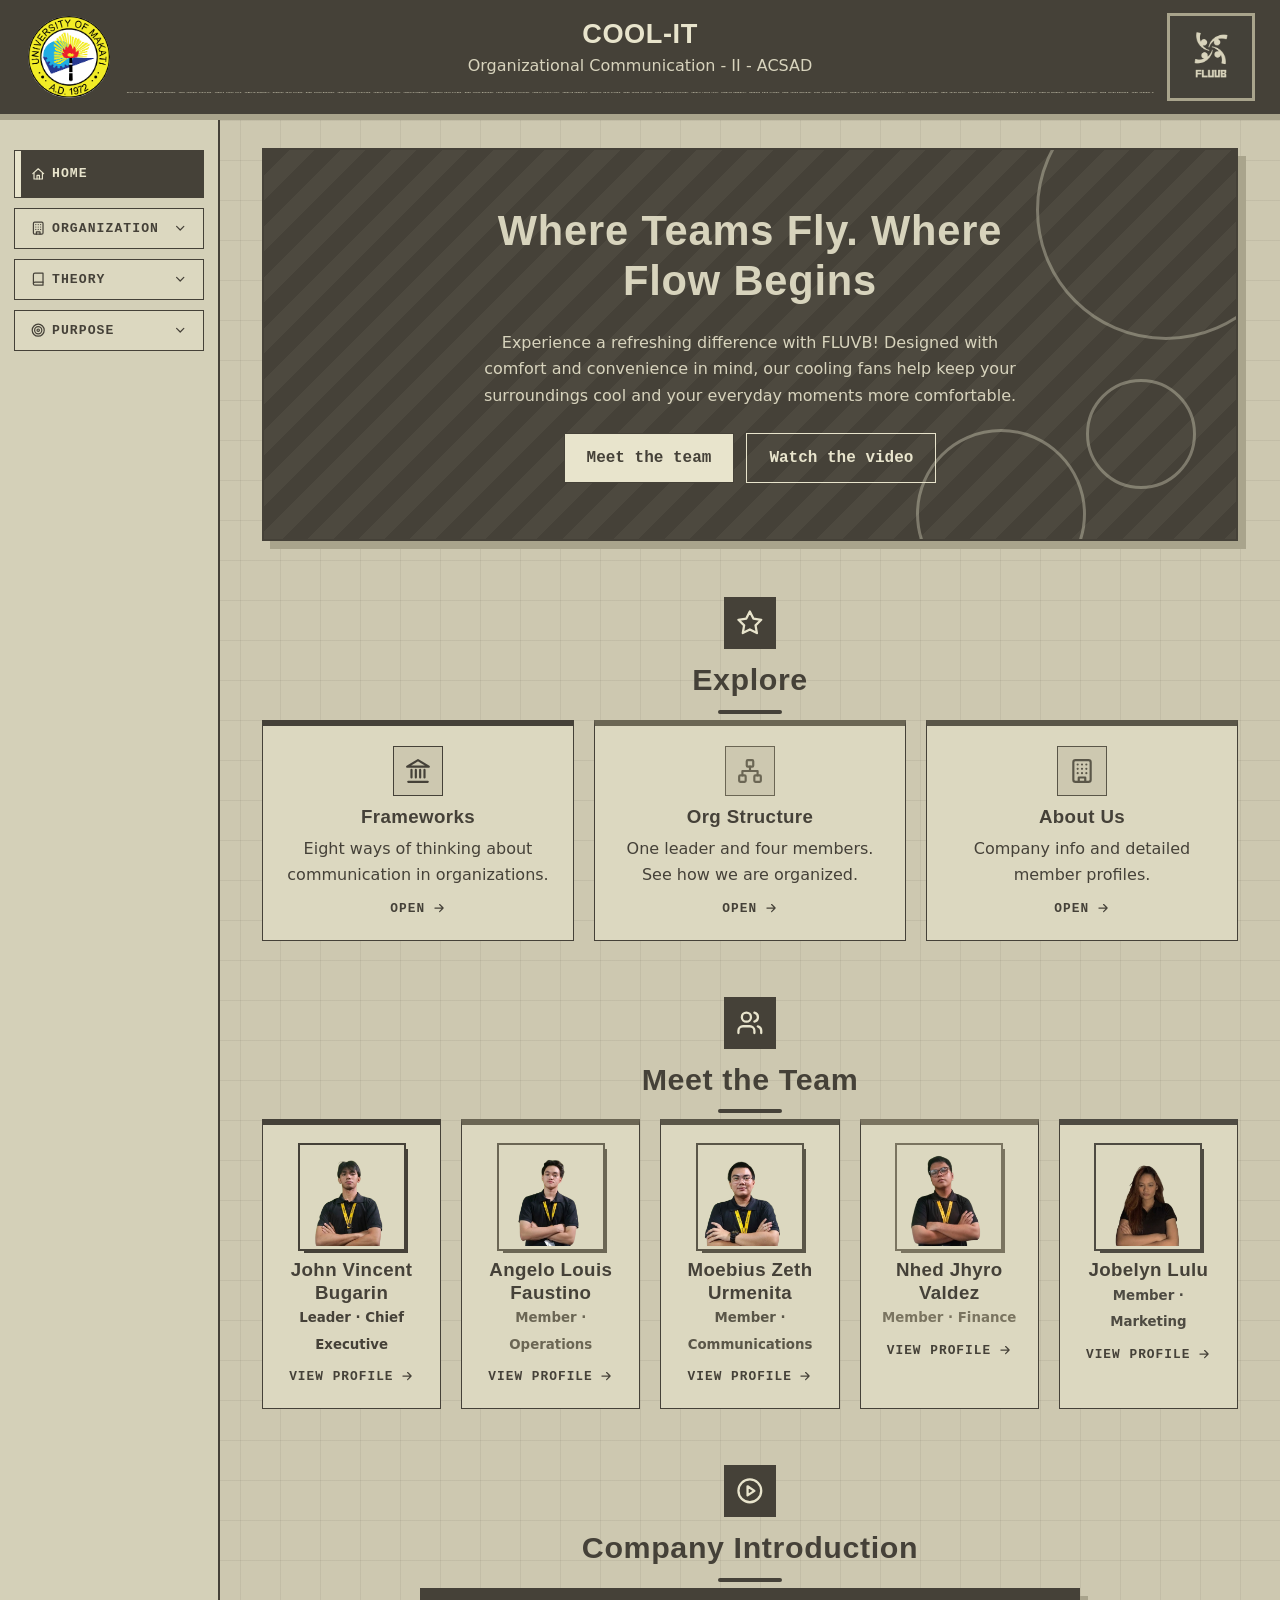
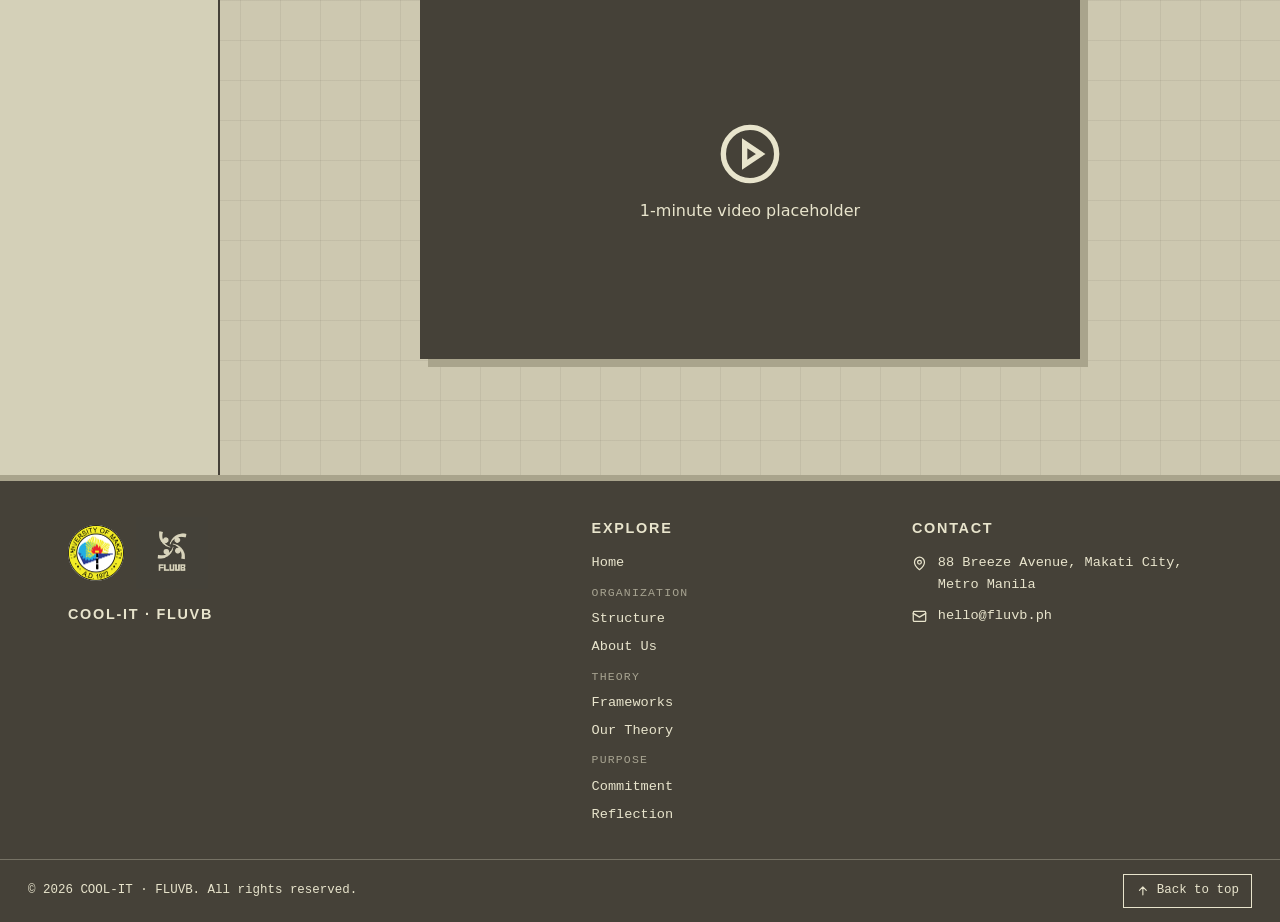
<file: Components/index.html>
<!doctype html>
<html lang="en">
  <head>
    <meta charset="UTF-8" />
    <meta name="viewport" content="width=device-width, initial-scale=1" />
    <title>Home | Business Organization Name</title>
    <link rel="stylesheet" href="../style.css" />
  </head>
  <body>
    <div id="bar"></div>
    <header class="top" id="site-header"></header>
    <div class="layout">
      <main>
        <div class="hero">
          <div class="blob b1"></div>
          <div class="blob b2"></div>
          <div class="blob b3"></div>
          <div class="hero-in">
            <p class="big">Where Teams Fly. Where Flow Begins</p>
            <p>
              Experience a refreshing difference with FLUVB! Designed with comfort and convenience in mind, our cooling fans help keep your surroundings cool and your everyday moments more comfortable.
            </p>
            <div class="cta">
              <a class="btn gold" href="#team">Meet the team</a
              ><a class="btn ghost" href="#video">Watch the video</a>
            </div>
          </div>
        </div>
        <section>
          <h2 data-ic="star">Explore</h2>
          <div class="grid">
            <a class="card rv tile" href="frameworks.html"
              ><span class="badge" data-ic="landmark"></span>
              <h3>Frameworks</h3>
              <p>
                Eight ways of thinking about communication in organizations.
              </p>
              <span class="more" data-ic2="arrow">Open</span></a
            >
            <a class="card rv tile" href="structure.html"
              ><span class="badge" data-ic="network"></span>
              <h3>Org Structure</h3>
              <p>One leader and four members. See how we are organized.</p>
              <span class="more" data-ic2="arrow">Open</span></a
            >
            <a class="card rv tile" href="about.html"
              ><span class="badge" data-ic="building"></span>
              <h3>About Us</h3>
              <p>Company info and detailed member profiles.</p>
              <span class="more" data-ic2="arrow">Open</span></a
            >
          </div>
        </section>
        <section id="team">
          <h2 data-ic="users">Meet the Team</h2>
          <div class="grid team" id="team-grid"></div>
        </section>
        <section id="video">
          <h2 data-ic="play">Company Introduction</h2>
          <div class="video">
            <!-- Your video: <video controls src="../assets/intro.mp4"></video> or <iframe src="https://www.youtube.com/embed/VIDEO_ID" allowfullscreen></iframe> -->
            <div>
              <svg
                class="i"
                viewBox="0 0 24 24"
                fill="none"
                stroke="currentColor"
                stroke-width="2"
              >
                <circle cx="12" cy="12" r="10" />
                <path d="m10 8 6 4-6 4z" />
              </svg>
              <p>1-minute video placeholder</p>
            </div>
          </div>
        </section>
      </main>
    </div>
    <footer class="foot" id="site-footer"></footer>
    <script src="../script.js"></script>
  </body>
</html>
</file>
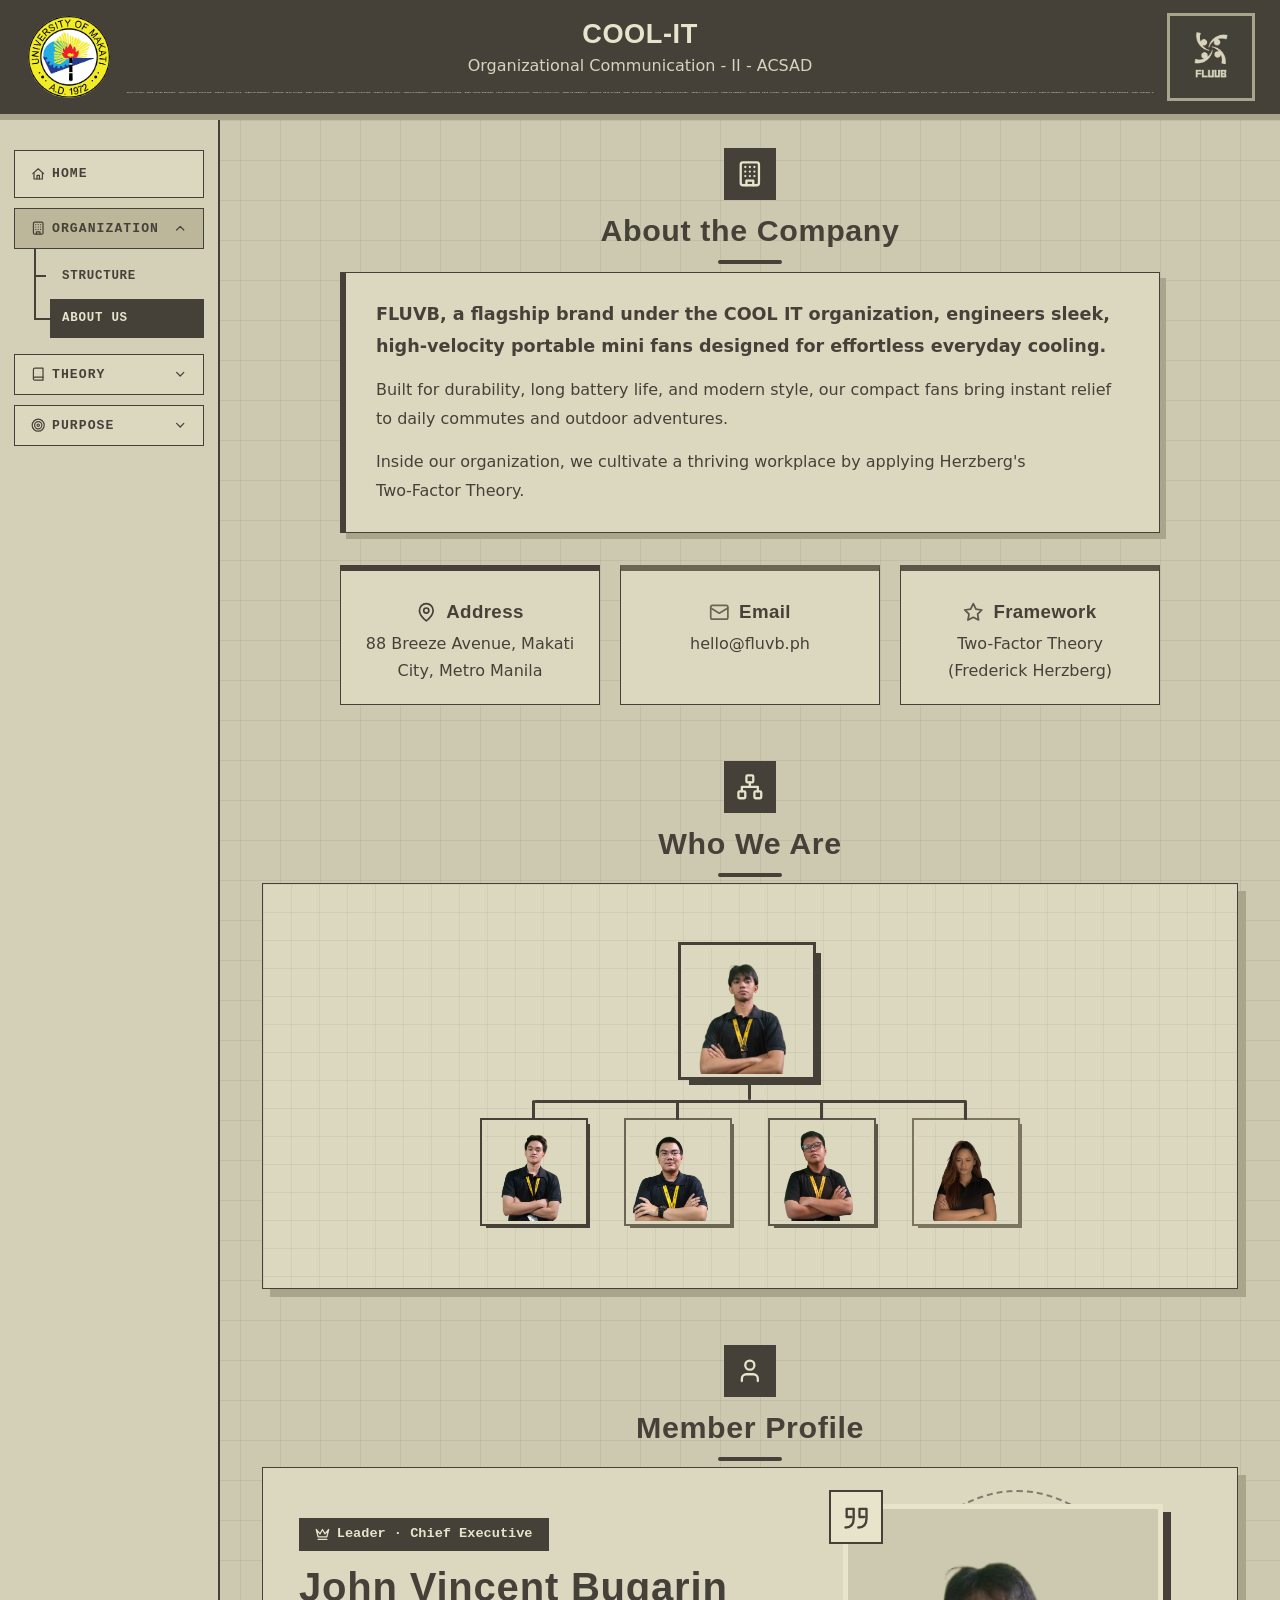
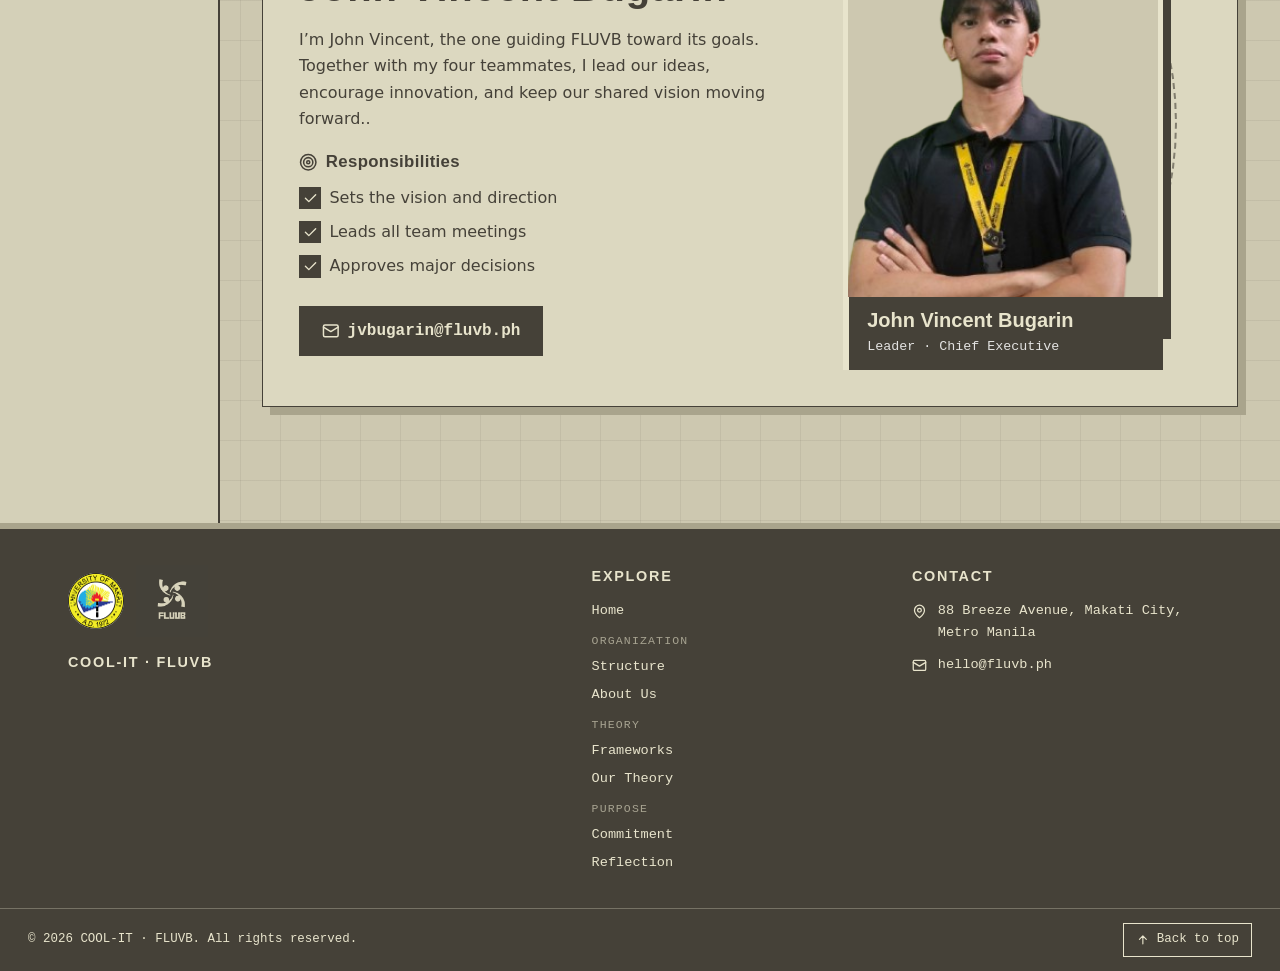
<file: Components/about.html>
<!doctype html>
<html lang="en">
  <head>
    <meta charset="UTF-8" />
    <meta name="viewport" content="width=device-width, initial-scale=1" />
    <title>About | Business Organization Name</title>
    <link rel="stylesheet" href="../style.css" />
  </head>
  <body>
    <div id="bar"></div>
    <header class="top" id="site-header"></header>
    <div class="layout">
      <main>
        <section>
          <h2 data-ic="building">About the Company</h2>
          <div class="lead-box">
            <p>FLUVB, a flagship brand under the COOL IT organization, engineers sleek, high-velocity portable mini fans designed for effortless everyday cooling.</p>
            <p>Built for durability, long battery life, and modern style, our compact fans bring instant relief to daily commutes and outdoor adventures.</p>
            <p>Inside our organization, we cultivate a thriving workplace by applying Herzberg's Two&#8209;Factor Theory.</p>
          </div>
          <div class="grid">
            <div class="card rv">
              <h3 data-ic="pin">Address</h3>
              <p>88 Breeze Avenue, Makati City, Metro Manila</p>
            </div>
            <div class="card rv">
              <h3 data-ic="mail">Email</h3>
              <p>hello@fluvb.ph</p>
            </div>
            <div class="card rv">
              <h3 data-ic="star">Framework</h3>
              <p>Two-Factor Theory (Frederick Herzberg)</p>
            </div>
          </div>
        </section>
        <section>
          <h2 data-ic="network">Who We Are</h2>
          <div id="chart"></div>
        </section>
        <section>
          <h2 data-ic="user">Member Profile</h2>
          <div class="profile" id="profile"></div>
        </section>
      </main>
    </div>
    <footer class="foot" id="site-footer"></footer>
    <script src="../script.js"></script>
  </body>
</html>
</file>
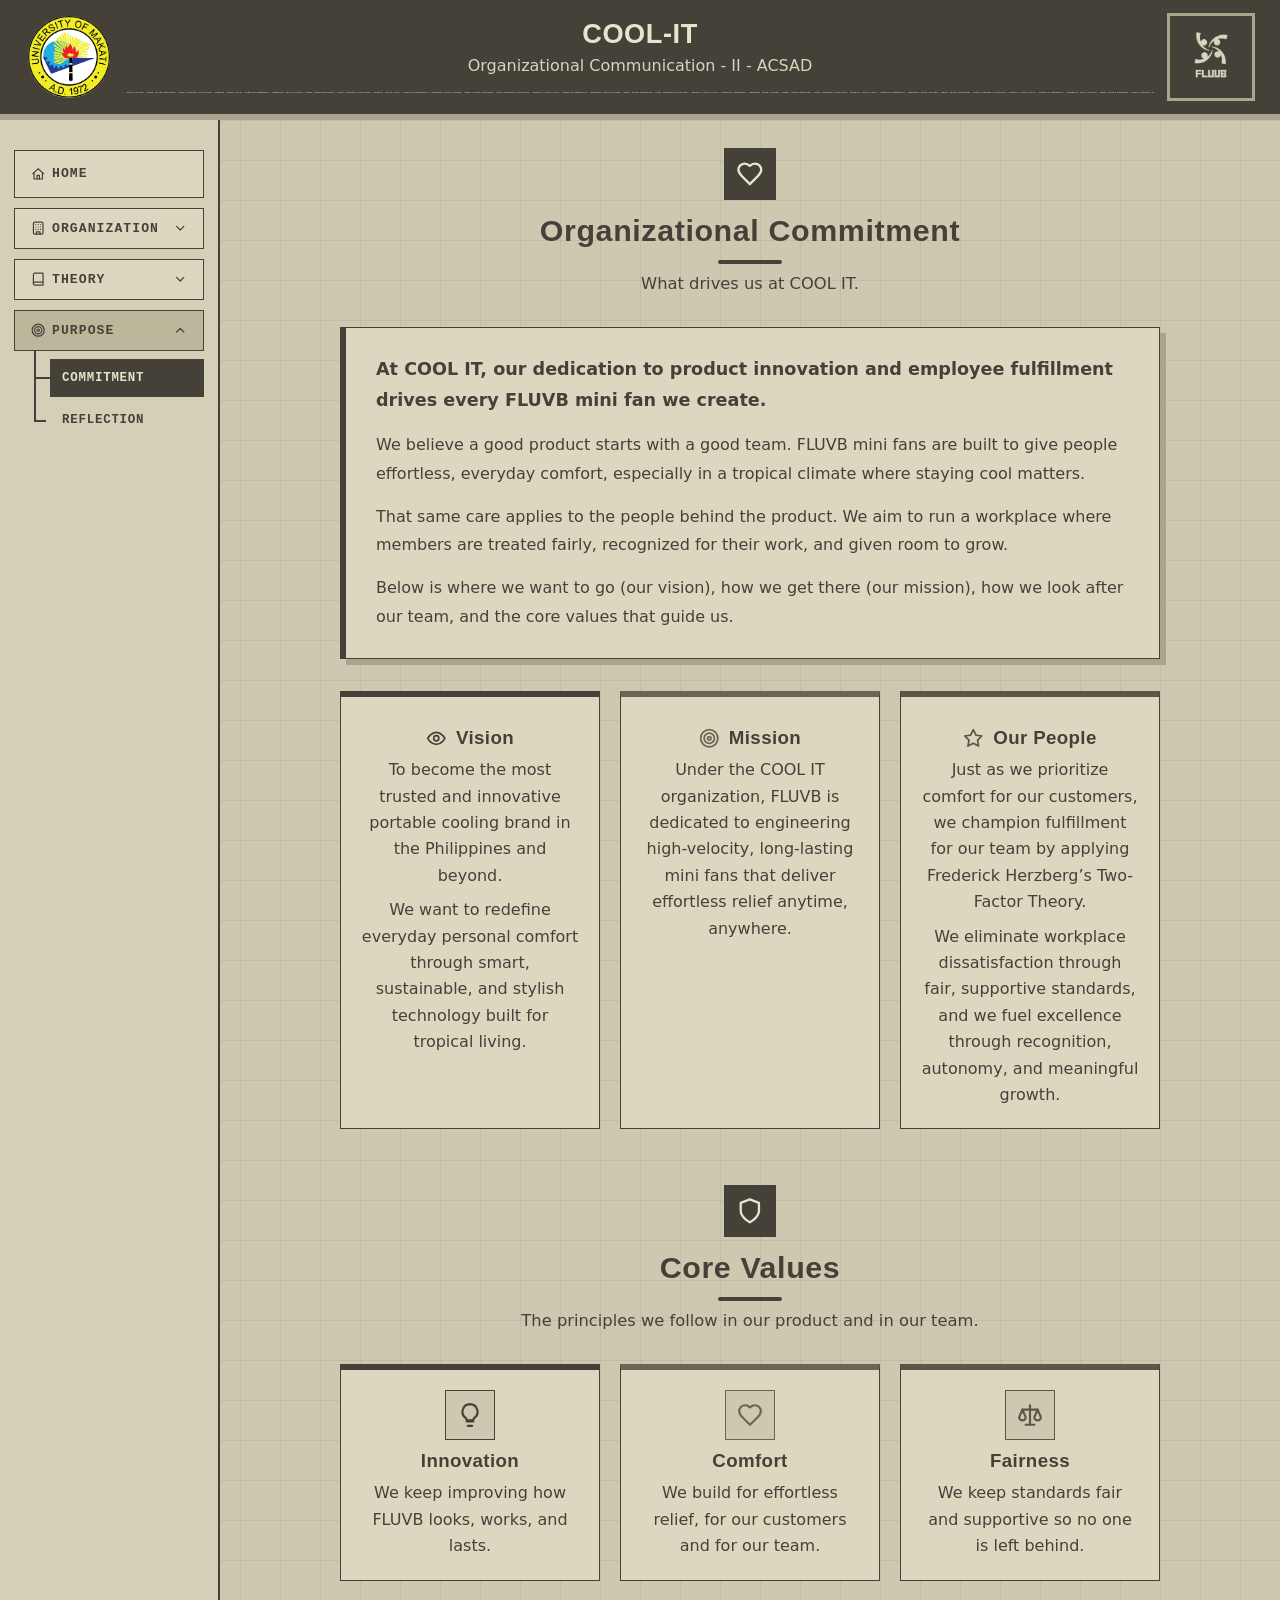
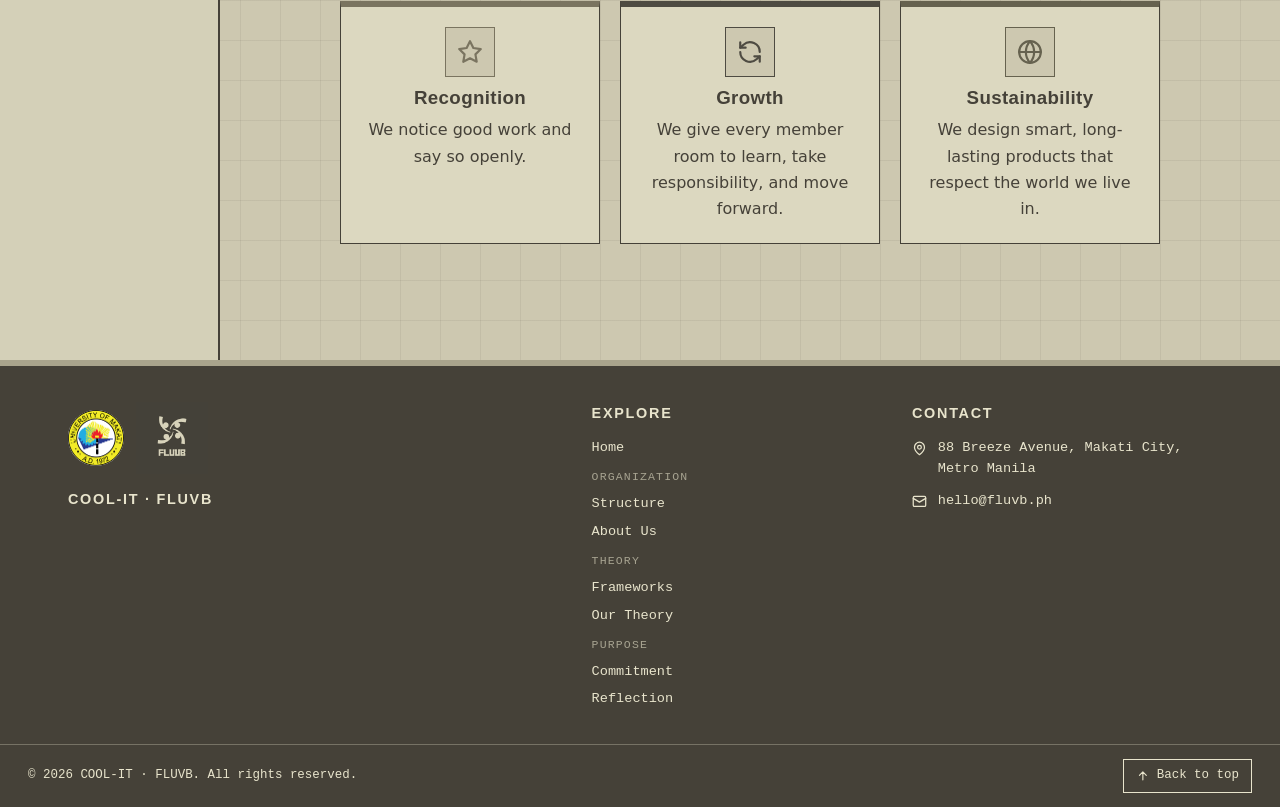
<file: Components/commitment.html>
<!doctype html>
<html lang="en">
  <head>
    <meta charset="UTF-8" />
    <meta name="viewport" content="width=device-width, initial-scale=1" />
    <title>Commitment | Business Organization Name</title>
    <link rel="stylesheet" href="../style.css" />
  </head>
  <body>
    <div id="bar"></div>
    <header class="top" id="site-header"></header>
    <div class="layout">
      <main>
        <section aria-labelledby="commit-title">
          <h2 id="commit-title" data-ic="heart">Organizational Commitment</h2>
          <p class="lead-txt">What drives us at COOL IT.</p>

          <div class="lead-box">
            <p>At COOL IT, our dedication to product innovation and employee fulfillment drives every FLUVB mini fan we create.</p>
            <p>We believe a good product starts with a good team. FLUVB mini fans are built to give people effortless, everyday comfort, especially in a tropical climate where staying cool matters.</p>
            <p>That same care applies to the people behind the product. We aim to run a workplace where members are treated fairly, recognized for their work, and given room to grow.</p>
            <p>Below is where we want to go (our vision), how we get there (our mission), how we look after our team, and the core values that guide us.</p>
          </div>

          <div class="grid">
            <article class="card rv">
              <h3 data-ic="eye">Vision</h3>
              <p>To become the most trusted and innovative portable cooling brand in the Philippines and beyond.</p>
              <p>We want to redefine everyday personal comfort through smart, sustainable, and stylish technology built for tropical living.</p>
            </article>

            <article class="card rv">
              <h3 data-ic="target">Mission</h3>
              <p>Under the COOL IT organization, FLUVB is dedicated to engineering high-velocity, long-lasting mini fans that deliver effortless relief anytime, anywhere.</p>
            </article>

            <article class="card rv">
              <h3 data-ic="star">Our People</h3>
              <p>Just as we prioritize comfort for our customers, we champion fulfillment for our team by applying Frederick Herzberg’s Two-Factor Theory.</p>
              <p>We eliminate workplace dissatisfaction through fair, supportive standards, and we fuel excellence through recognition, autonomy, and meaningful growth.</p>
            </article>
          </div>
        </section>

        <section aria-labelledby="values-title">
          <h2 id="values-title" data-ic="shield">Core Values</h2>
          <p class="lead-txt">The principles we follow in our product and in our team.</p>
          <div class="grid values">
            <article class="card rv">
              <span class="badge" data-ic="lightbulb"></span>
              <h3>Innovation</h3>
              <p>We keep improving how FLUVB looks, works, and lasts.</p>
            </article>
            <article class="card rv">
              <span class="badge" data-ic="heart"></span>
              <h3>Comfort</h3>
              <p>We build for effortless relief, for our customers and for our team.</p>
            </article>
            <article class="card rv">
              <span class="badge" data-ic="scale"></span>
              <h3>Fairness</h3>
              <p>We keep standards fair and supportive so no one is left behind.</p>
            </article>
            <article class="card rv">
              <span class="badge" data-ic="star"></span>
              <h3>Recognition</h3>
              <p>We notice good work and say so openly.</p>
            </article>
            <article class="card rv">
              <span class="badge" data-ic="refresh"></span>
              <h3>Growth</h3>
              <p>We give every member room to learn, take responsibility, and move forward.</p>
            </article>
            <article class="card rv">
              <span class="badge" data-ic="globe"></span>
              <h3>Sustainability</h3>
              <p>We design smart, long-lasting products that respect the world we live in.</p>
            </article>
          </div>
        </section>
      </main>
    </div>
    <footer class="foot" id="site-footer"></footer>
    <script src="../script.js"></script>
  </body>
</html>
</file>
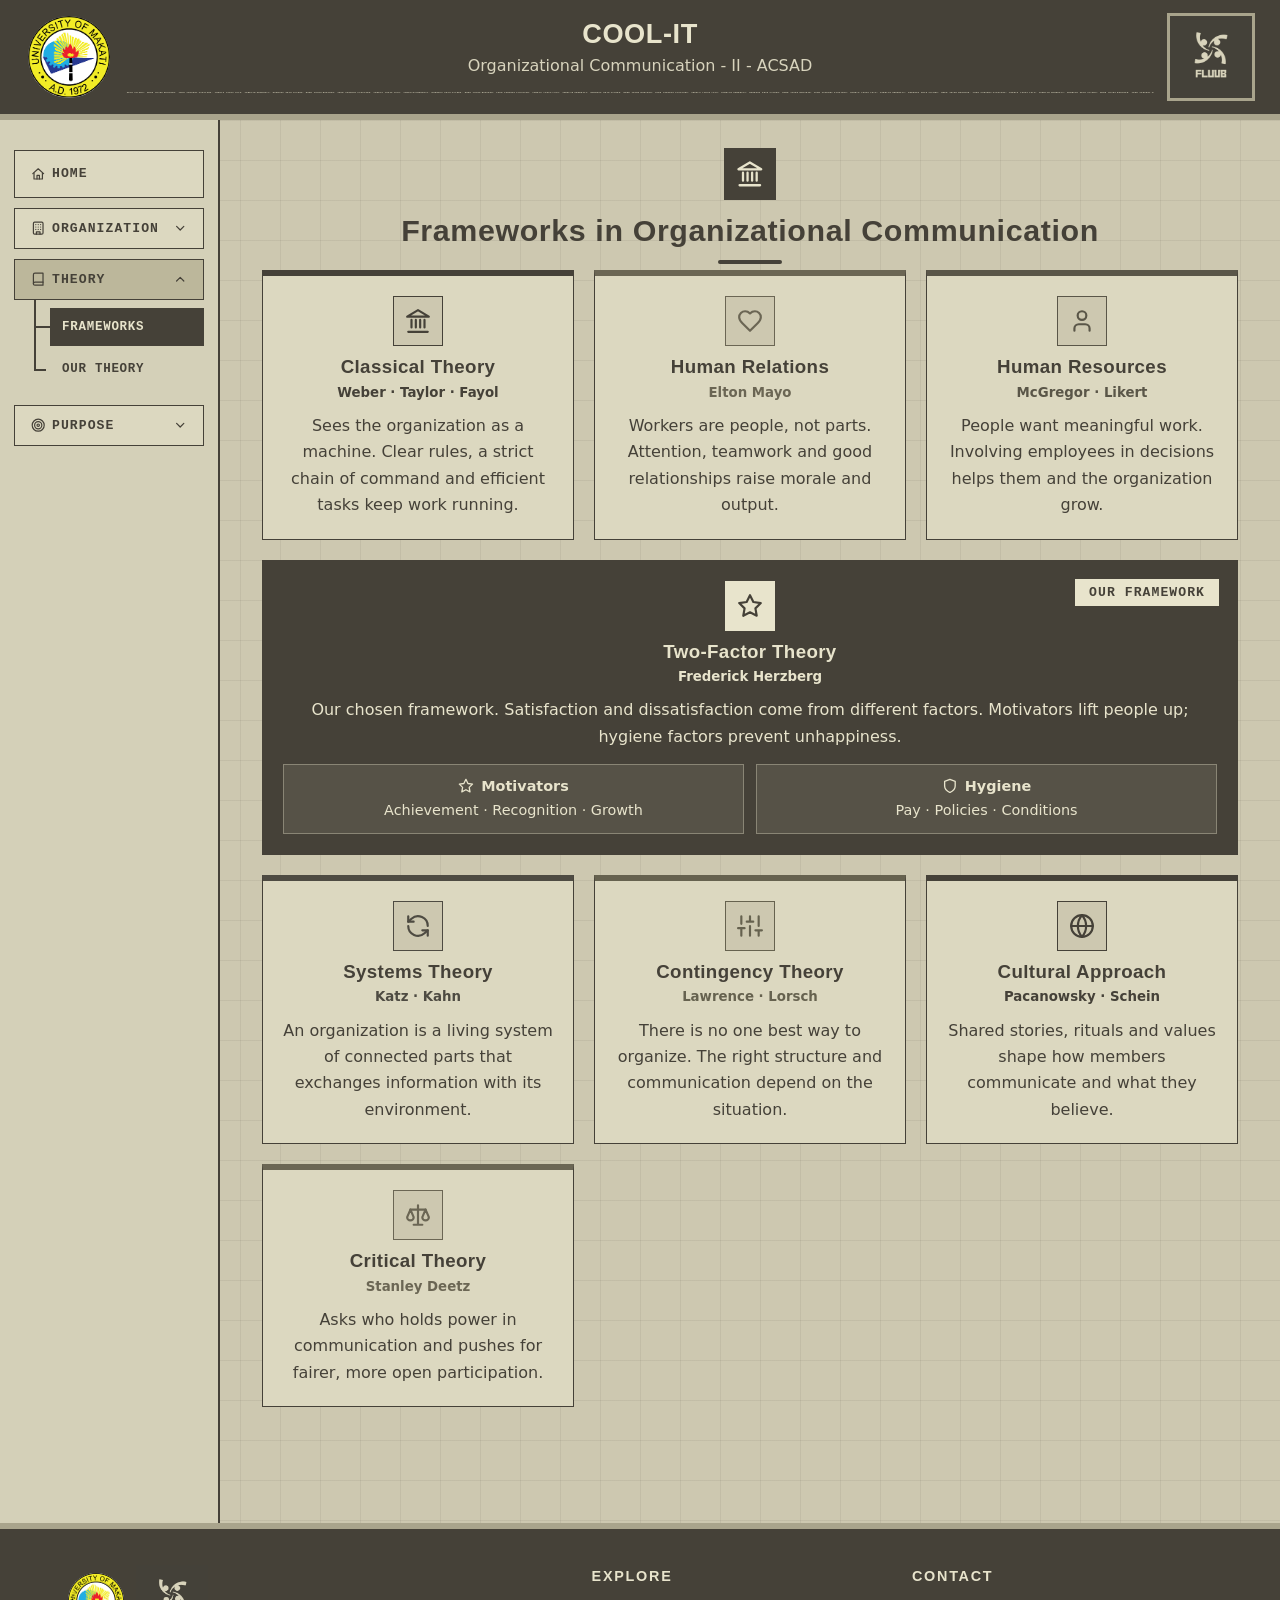
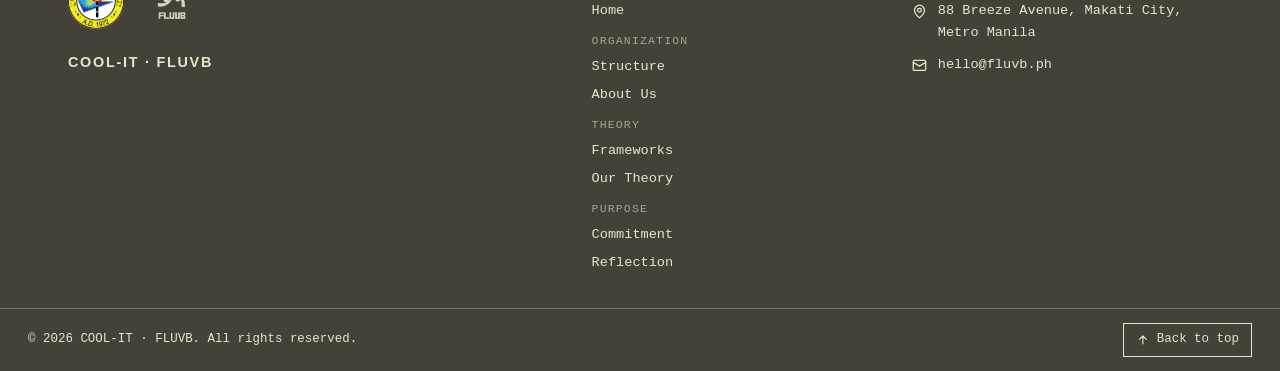
<file: Components/frameworks.html>
<!DOCTYPE html>
<html lang="en">
<head>
<meta charset="UTF-8">
<meta name="viewport" content="width=device-width, initial-scale=1">
<title>Frameworks | Business Organization Name</title>
<link rel="stylesheet" href="../style.css">
</head>
<body>
<div id="bar"></div>
<header class="top" id="site-header"></header>
<div class="layout">
  <main>
    <section>
      <h2 data-ic="landmark">Frameworks in Organizational Communication</h2>
      <div class="grid" id="fw"></div>
    </section>
  </main>
</div>
<footer class="foot" id="site-footer"></footer>
<script src="../script.js"></script>
</body>
</html>
</file>
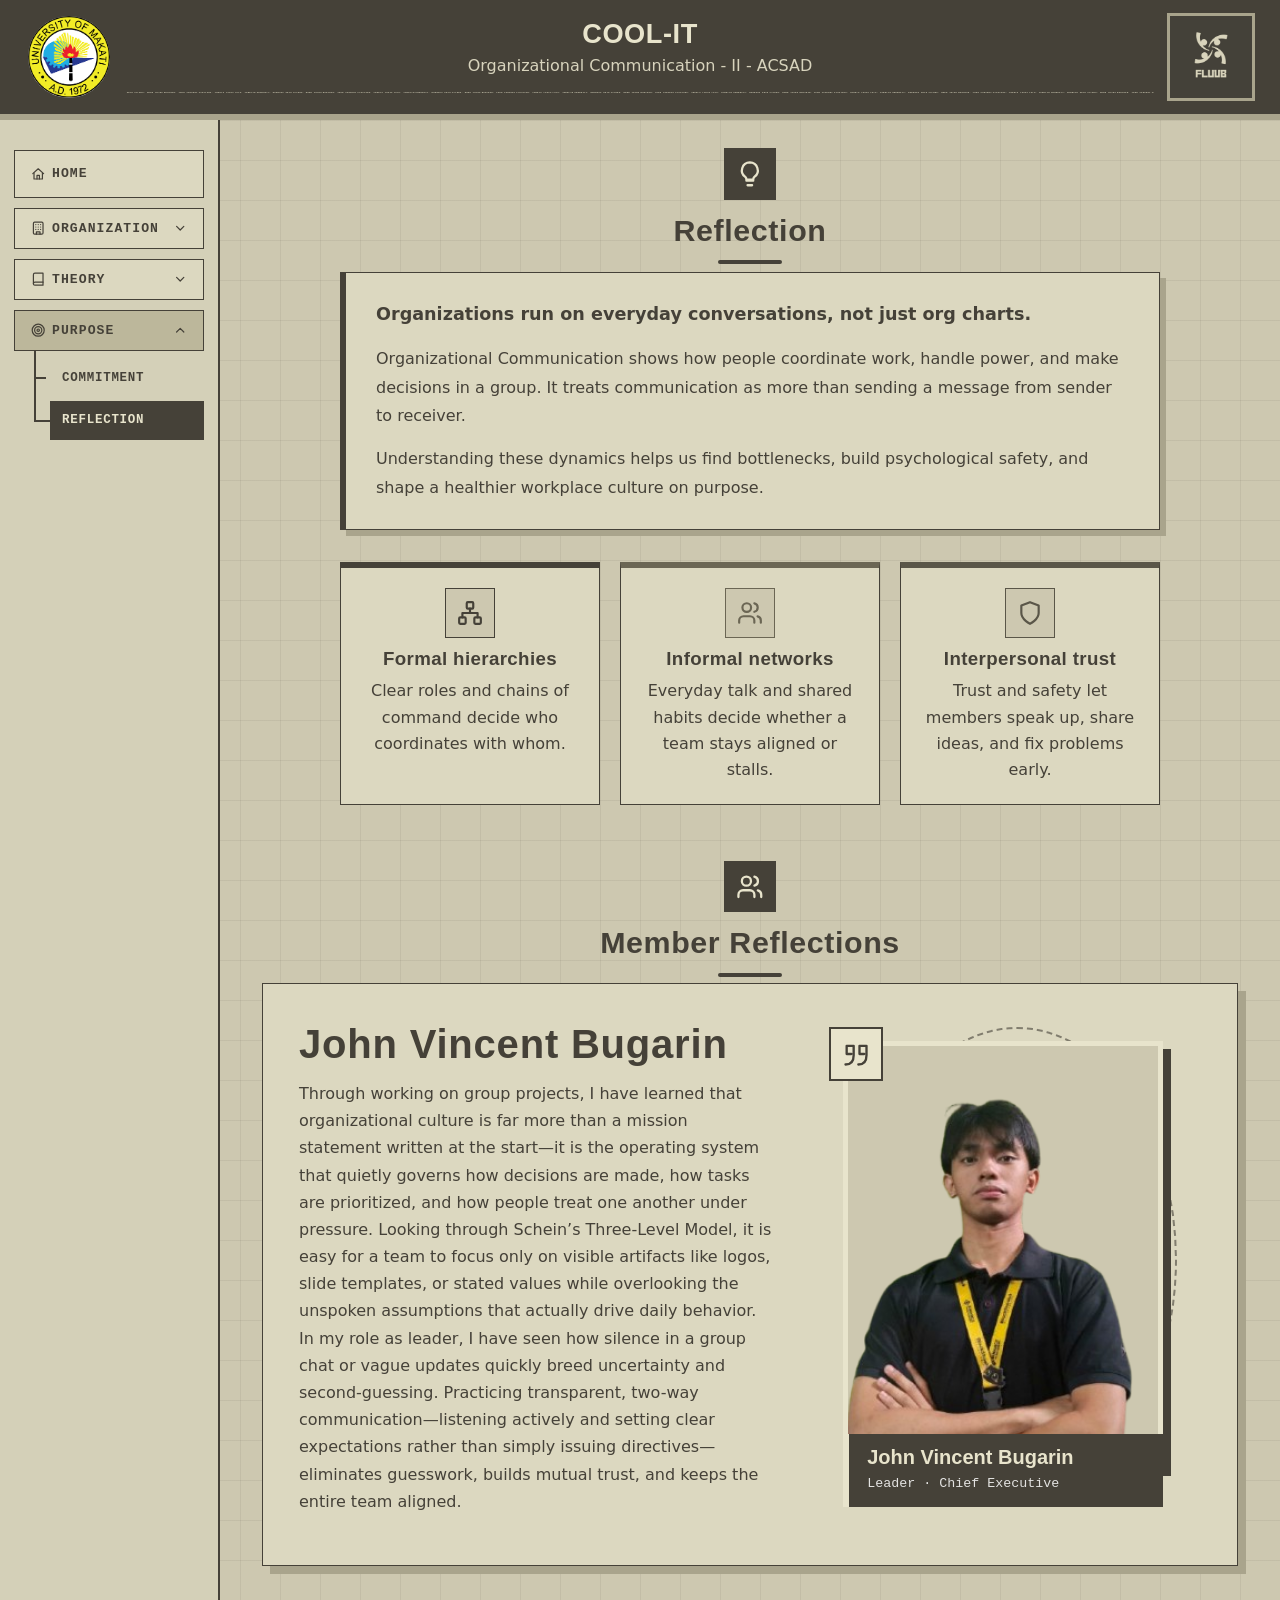
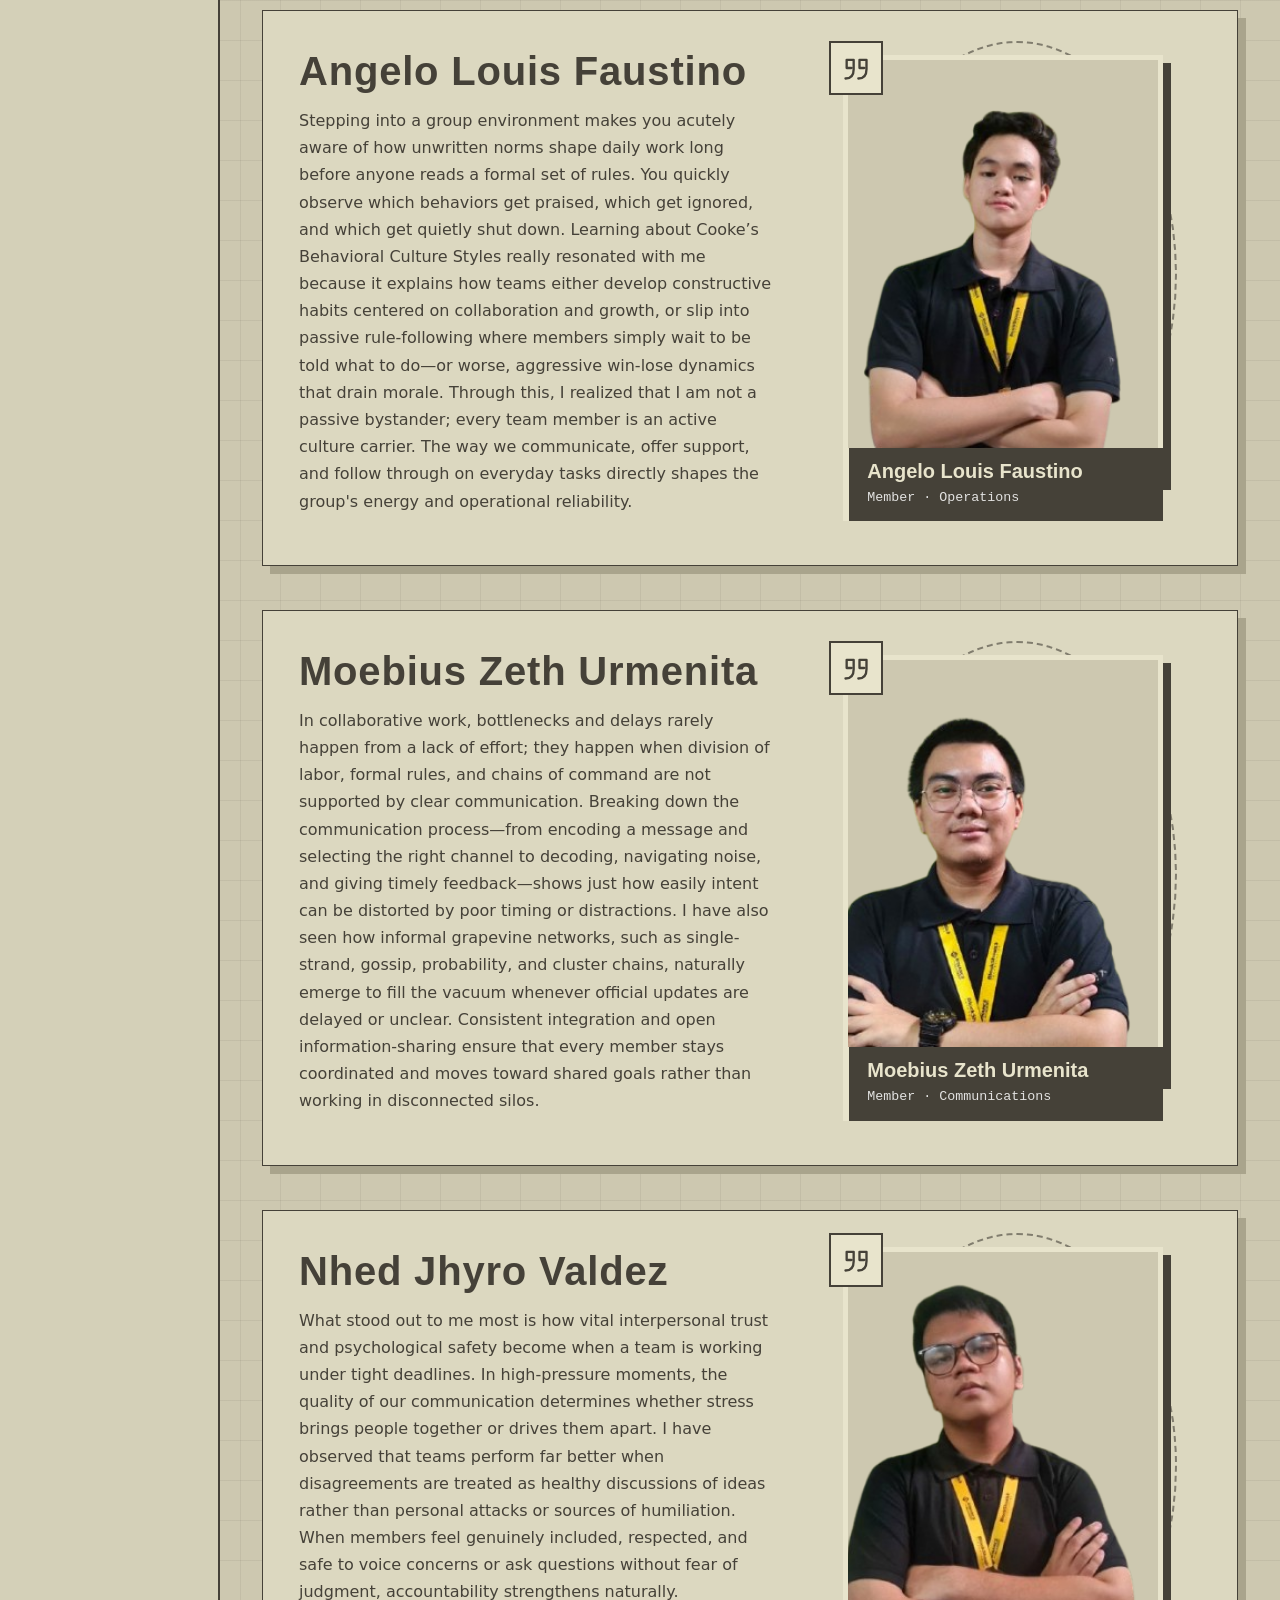
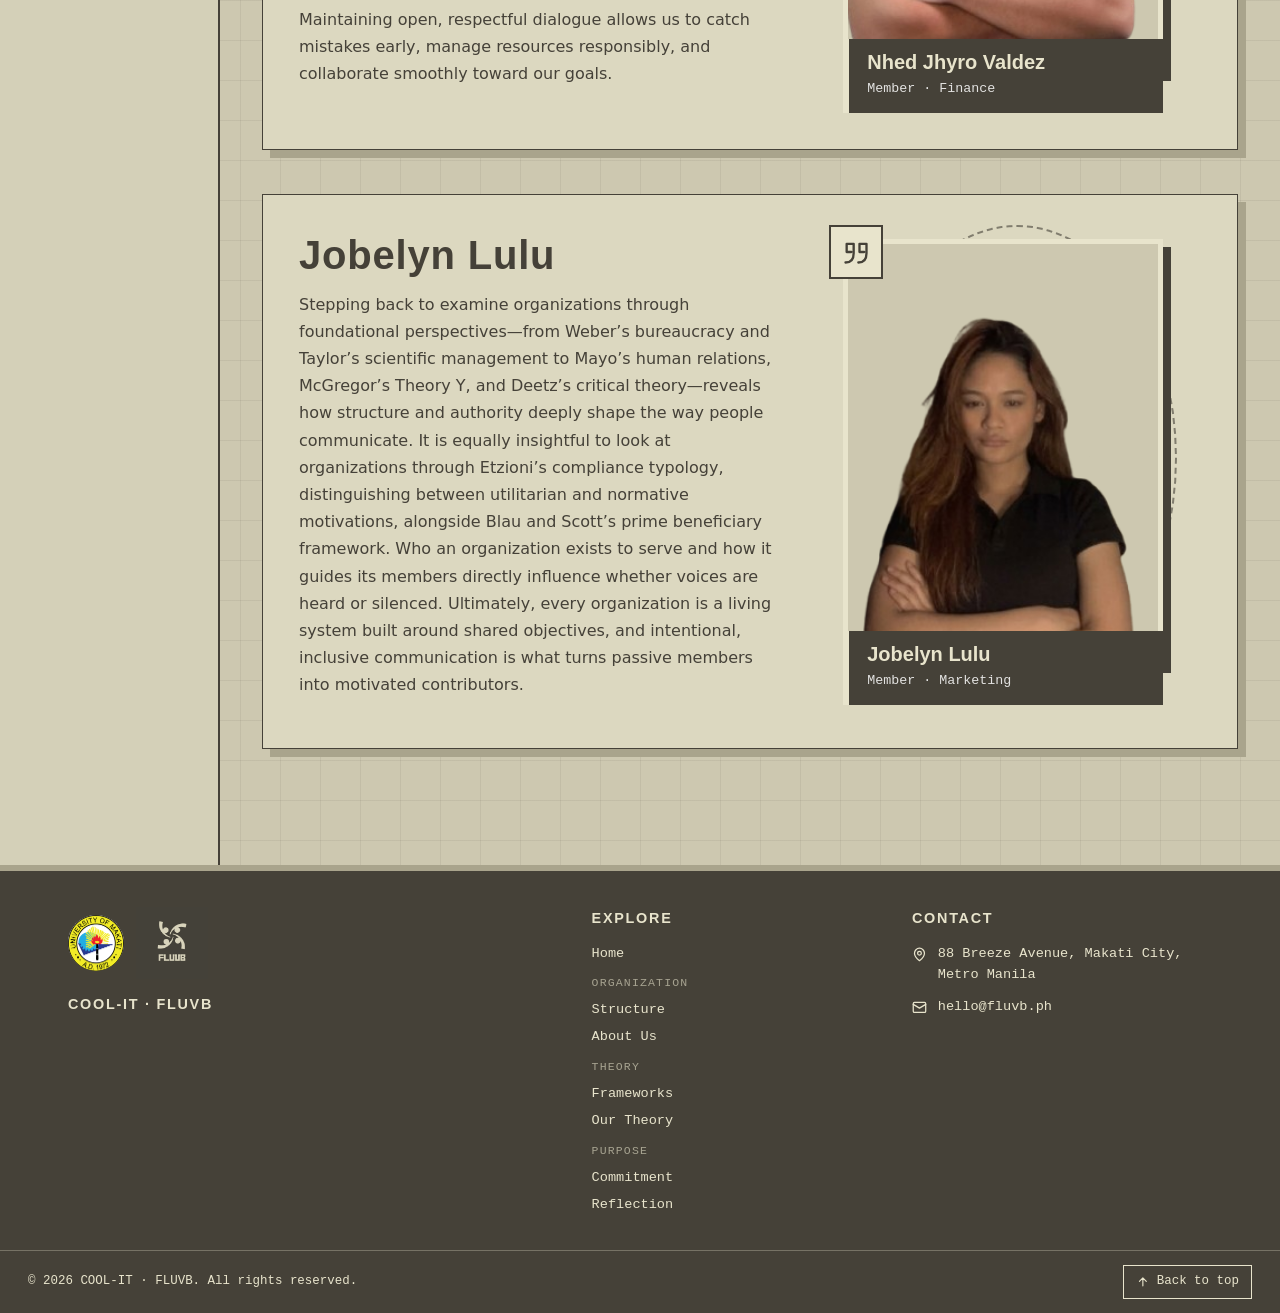
<file: Components/reflection.html>
<!doctype html>
<html lang="en">
  <head>
    <meta charset="UTF-8" />
    <meta name="viewport" content="width=device-width, initial-scale=1" />
    <title>Reflection | Business Organization Name</title>
    <link rel="stylesheet" href="../style.css" />
  </head>
  <body>
    <div id="bar"></div>
    <header class="top" id="site-header"></header>
    <div class="layout">
      <main>
        <section aria-labelledby="why-title">
          <h2 id="why-title" data-ic="lightbulb">Reflection</h2>

          <div class="lead-box">
            <p>Organizations run on everyday conversations, not just org charts.</p>
            <p>Organizational Communication shows how people coordinate work, handle power, and make decisions in a group. It treats communication as more than sending a message from sender to receiver.</p>
            <p>Understanding these dynamics helps us find bottlenecks, build psychological safety, and shape a healthier workplace culture on purpose.</p>
          </div>

          <div class="grid">
            <article class="card rv">
              <span class="badge" data-ic="network"></span>
              <h3>Formal hierarchies</h3>
              <p>Clear roles and chains of command decide who coordinates with whom.</p>
            </article>
            <article class="card rv">
              <span class="badge" data-ic="users"></span>
              <h3>Informal networks</h3>
              <p>Everyday talk and shared habits decide whether a team stays aligned or stalls.</p>
            </article>
            <article class="card rv">
              <span class="badge" data-ic="shield"></span>
              <h3>Interpersonal trust</h3>
              <p>Trust and safety let members speak up, share ideas, and fix problems early.</p>
            </article>
          </div>
        </section>

        <section>
          <h2 data-ic="users">Member Reflections</h2>
          <div class="refl-list" id="reflections"></div>
        </section>
      </main>
    </div>
    <footer class="foot" id="site-footer"></footer>
    <script src="../script.js"></script>
  </body>
</html>
</file>
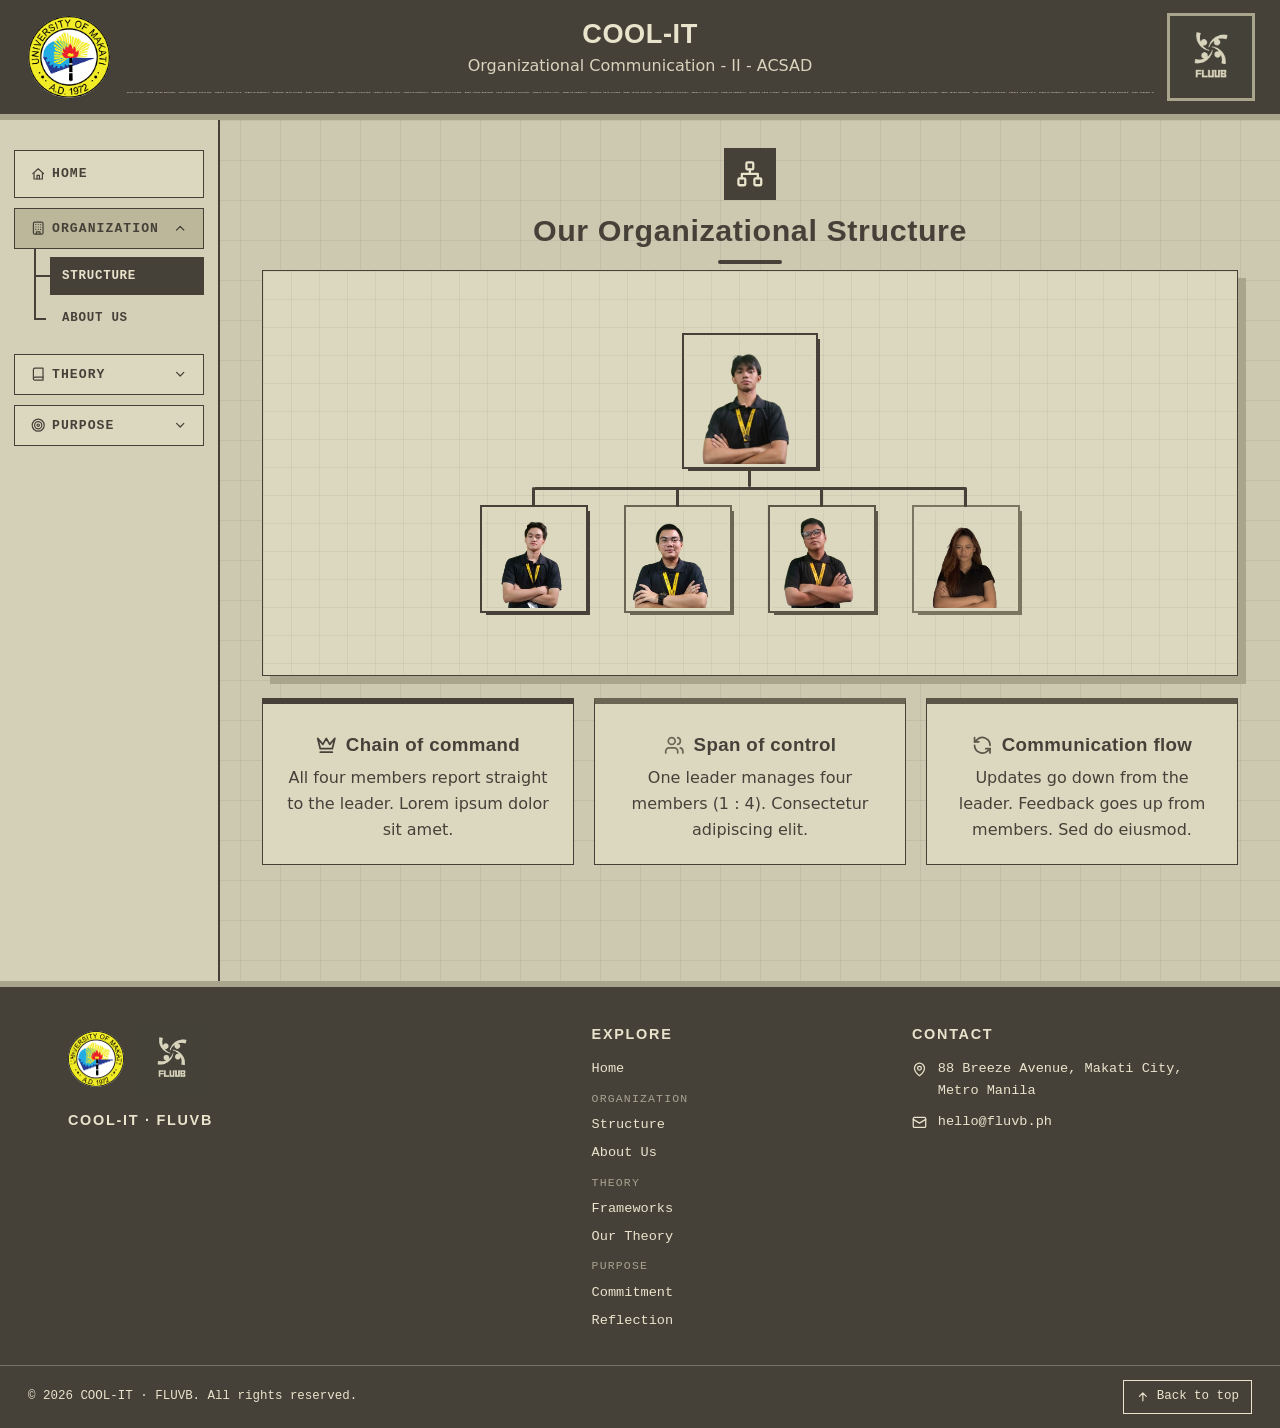
<file: Components/structure.html>
<!DOCTYPE html>
<html lang="en">
<head>
<meta charset="UTF-8">
<meta name="viewport" content="width=device-width, initial-scale=1">
<title>Structure | Business Organization Name</title>
<link rel="stylesheet" href="../style.css">
</head>
<body>
<div id="bar"></div>
<header class="top" id="site-header"></header>
<div class="layout">
  <main>
    <section>
      <h2 data-ic="network">Our Organizational Structure</h2>
      <div id="chart"></div>
      <div class="grid" style="margin-top:22px">
        <div class="card rv"><h3 data-ic="crown">Chain of command</h3><p>All four members report straight to the leader. Lorem ipsum dolor sit amet.</p></div>
        <div class="card rv"><h3 data-ic="users">Span of control</h3><p>One leader manages four members (1 : 4). Consectetur adipiscing elit.</p></div>
        <div class="card rv"><h3 data-ic="refresh">Communication flow</h3><p>Updates go down from the leader. Feedback goes up from members. Sed do eiusmod.</p></div>
      </div>
    </section>
  </main>
</div>
<footer class="foot" id="site-footer"></footer>
<script src="../script.js"></script>
</body>
</html>
</file>
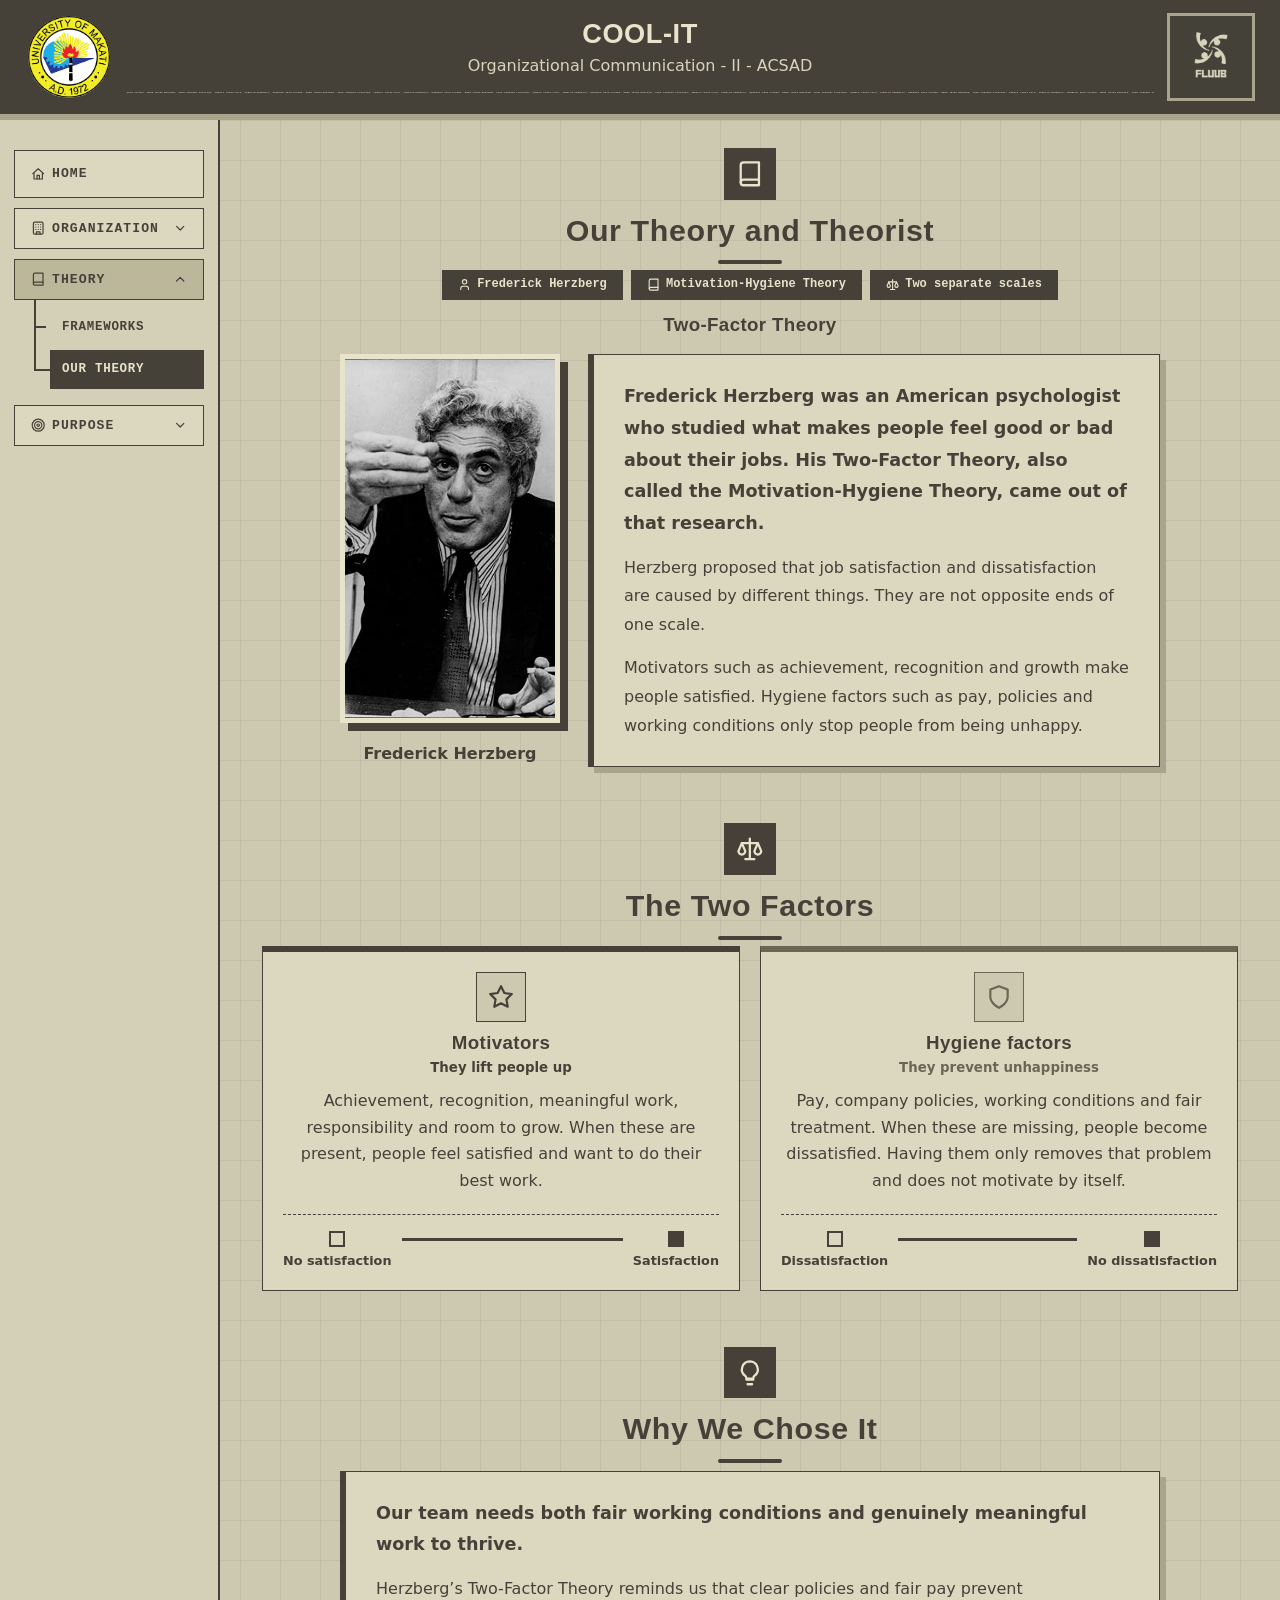
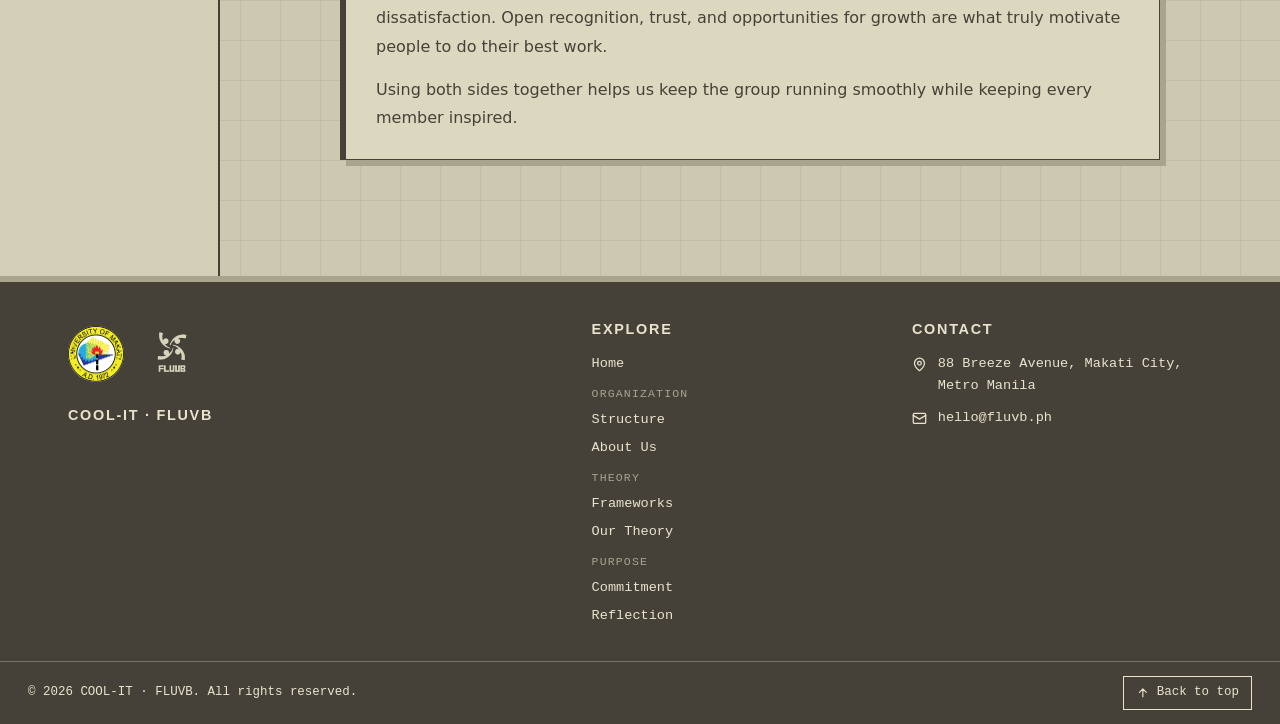
<file: Components/theory.html>
<!DOCTYPE html>
<html lang="en">
<head>
<meta charset="UTF-8">
<meta name="viewport" content="width=device-width, initial-scale=1">
<title>Theory | Business Organization Name</title>
<link rel="stylesheet" href="../style.css">
</head>
<body>
<div id="bar"></div>
<header class="top" id="site-header"></header>
<div class="layout">
  <main>
    <!-- 1. The theory and its theorist -->
    <section aria-labelledby="theory-title">
      <h2 id="theory-title" data-ic="book">Our Theory and Theorist</h2>
      <div class="theory-head">
        <div class="theory-facts">
          <span class="chip" data-ic="user">Frederick Herzberg</span>
          <span class="chip" data-ic="book">Motivation-Hygiene Theory</span>
          <span class="chip" data-ic="scale">Two separate scales</span>
        </div>
        <h3>Two-Factor Theory</h3>
      </div>
      <div class="theory">
        <figure><div class="photo"><span>Photo of<br>Frederick Herzberg</span><img src="../assets/herz.png" alt="Frederick Herzberg" onerror="this.remove()"></div><figcaption>Frederick Herzberg</figcaption></figure>
        <div class="lead-box">
          <p>Frederick Herzberg was an American psychologist who studied what makes people feel good or bad about their jobs. His Two-Factor Theory, also called the Motivation-Hygiene Theory, came out of that research.</p>
          <p>Herzberg proposed that job satisfaction and dissatisfaction are caused by different things. They are not opposite ends of one scale.</p>
          <p>Motivators such as achievement, recognition and growth make people satisfied. Hygiene factors such as pay, policies and working conditions only stop people from being unhappy.</p>
        </div>
      </div>
    </section>

    <!-- 2. The two factors -->
    <section aria-labelledby="factors-title">
      <h2 id="factors-title" data-ic="scale">The Two Factors</h2>
      <div class="grid">
        <article class="card rv">
          <span class="badge" data-ic="star"></span>
          <h3>Motivators</h3>
          <small>They lift people up</small>
          <p>Achievement, recognition, meaningful work, responsibility and room to grow. When these are present, people feel satisfied and want to do their best work.</p>
          <div class="track" role="img" aria-label="Motivators scale: from no satisfaction to satisfaction">
            <div class="stop"><i></i><span>No satisfaction</span></div>
            <div class="line"></div>
            <div class="stop on"><i></i><span>Satisfaction</span></div>
          </div>
        </article>
        <article class="card rv">
          <span class="badge" data-ic="shield"></span>
          <h3>Hygiene factors</h3>
          <small>They prevent unhappiness</small>
          <p>Pay, company policies, working conditions and fair treatment. When these are missing, people become dissatisfied. Having them only removes that problem and does not motivate by itself.</p>
          <div class="track" role="img" aria-label="Hygiene scale: from dissatisfaction to no dissatisfaction">
            <div class="stop"><i></i><span>Dissatisfaction</span></div>
            <div class="line"></div>
            <div class="stop on"><i></i><span>No dissatisfaction</span></div>
          </div>
        </article>
      </div>
    </section>

    <!-- 3. Why we chose it -->
    <section aria-labelledby="why-title">
      <h2 id="why-title" data-ic="lightbulb">Why We Chose It</h2>
      <div class="lead-box">
        <p>Our team needs both fair working conditions and genuinely meaningful work to thrive.</p>
        <p>Herzberg’s Two-Factor Theory reminds us that clear policies and fair pay prevent dissatisfaction. Open recognition, trust, and opportunities for growth are what truly motivate people to do their best work.</p>
        <p>Using both sides together helps us keep the group running smoothly while keeping every member inspired.</p>
      </div>
    </section>
  </main>
</div>
<footer class="foot" id="site-footer"></footer>
<script src="../script.js"></script>
</body>
</html>
</file>
<file: style.css>
:root {
  --navy: #454138;
  --blue: #454138;
  --gold: #e8e4cc;
  --coral: #6b6654;
  --teal: #5a5648;
  --violet: #7a7460;
  --bg: #cdc8b0;
  --card: #dcd8c0;
  --line: #a9a48c;
  --ink: #454138;
  --c: var(--blue);
}
* {
  box-sizing: border-box;
}
html {
  scroll-behavior: smooth;
}
body {
  margin: 0;
  font:
    16px/1.65 "Segoe UI",
    system-ui,
    sans-serif;
  color: var(--ink);
  background:
    radial-gradient(#d3d9f3 1px, transparent 1px) 0 0/24px 24px,
    var(--bg);
}
h1,
h2,
h3,
.big {
  font-family: Georgia, "Times New Roman", serif;
  line-height: 1.2;
}
.i {
  width: 1.1em;
  height: 1.1em;
  flex: none;
  vertical-align: -0.15em;
  margin-right: 0.5em;
}
#bar {
  position: fixed;
  top: 0;
  left: 0;
  height: 4px;
  width: 0;
  z-index: 99;
  background: linear-gradient(90deg, var(--coral), var(--gold), var(--teal));
}

.top {
  display: flex;
  align-items: center;
  gap: 16px;
  padding: 16px 28px;
  color: #fff;
  background: linear-gradient(
    115deg,
    var(--navy),
    var(--blue),
    var(--violet),
    var(--navy)
  );
  background-size: 300% 100%;
  animation: shift 14s ease infinite;
}
.title {
  flex: 1;
  text-align: center;
}
.title h1 {
  margin: 0;
  font-size: 1.7rem;
}
.title p {
  margin: 2px 0 8px;
  opacity: 0.9;
}
.members {
  list-style: none;
  margin: 0;
  padding: 0;
  display: flex;
  justify-content: center;
  flex-wrap: wrap;
  gap: 6px;
}
.members li {
  background: rgba(255, 255, 255, 0.16);
  padding: 2px 14px;
  border-radius: 99px;
  font-size: 0.8rem;
  transition: 0.2s;
}
.members li:hover {
  background: var(--gold);
  color: var(--navy);
  transform: translateY(-2px);
}
.logo {
  width: 82px;
  height: 82px;
  border-radius: 50%;
  display: grid;
  place-items: center;
  text-align: center;
  font: 700 0.8rem/1.2 sans-serif;
  flex: none;
  animation: pop 0.6s both;
}
.logo img {
  max-width: 100%;
  max-height: 100%;
}
.logo-umak {
  background: #fff;
  color: var(--blue);
  border: 3px dashed var(--blue);
}
.logo-own {
  background: linear-gradient(135deg, var(--gold), var(--coral));
  color: #fff;
  letter-spacing: 1px;
  box-shadow: 0 0 0 4px rgba(255, 255, 255, 0.3);
}

.layout {
  display: flex;
  align-items: flex-start;
}
.side {
  width: 220px;
  position: sticky;
  top: 0;
  padding: 22px 14px;
  display: flex;
  flex-direction: column;
  gap: 10px;
  min-height: calc(100vh - 120px);
  background: rgba(255, 255, 255, 0.85);
  backdrop-filter: blur(8px);
  border-right: 1px solid var(--line);
}
.nav {
  display: flex;
  align-items: center;
  padding: 12px 16px;
  border-radius: 14px;
  color: var(--navy);
  text-decoration: none;
  font-weight: 600;
  transition: 0.25s;
  background: #fff;
  border: 1px solid var(--line);
}
.nav .i {
  color: var(--c);
  transition: 0.25s;
}
.nav:nth-child(1) {
  --c: var(--blue);
}
.nav:nth-child(2) {
  --c: var(--coral);
}
.nav:nth-child(3) {
  --c: var(--teal);
}
.nav:nth-child(4) {
  --c: var(--violet);
}
.nav:nth-child(5) {
  --c: #f08c00;
}
.nav:hover {
  transform: translateX(6px);
  border-color: var(--c);
  box-shadow: 0 6px 16px rgba(14, 26, 74, 0.1);
}
.nav:hover .i {
  transform: scale(1.25) rotate(-8deg);
}
.nav.active {
  background: var(--c);
  border-color: var(--c);
  color: #fff;
  box-shadow: 0 8px 18px rgba(14, 26, 74, 0.2);
}
.nav.active .i {
  color: #fff;
}
:focus-visible {
  outline: 3px solid var(--gold);
  outline-offset: 3px;
}
main {
  flex: 1;
  min-width: 0;
  max-width: 1000px;
  padding: 28px 32px 60px;
}
section {
  margin-bottom: 56px;
}

.hero {
  position: relative;
  overflow: hidden;
  border-radius: 24px;
  padding: 56px 40px;
  margin-bottom: 56px;
  color: #fff;
  background: linear-gradient(135deg, var(--navy), var(--blue));
}
.hero-in {
  position: relative;
  z-index: 1;
  max-width: 560px;
}
.hero-in > * {
  animation: rise 0.7s both;
}
.hero-in > :nth-child(2) {
  animation-delay: 0.15s;
}
.hero-in > :nth-child(3) {
  animation-delay: 0.3s;
}
.hero-in > :nth-child(4) {
  animation-delay: 0.45s;
}
.pill {
  display: inline-block;
  background: rgba(255, 255, 255, 0.18);
  padding: 4px 16px;
  border-radius: 99px;
  font-size: 0.85rem;
}
.big {
  font-size: 2.6rem;
  margin: 16px 0 10px;
}
.hero p {
  margin: 0 0 24px;
  opacity: 0.9;
}
.cta {
  display: flex;
  gap: 12px;
  flex-wrap: wrap;
}
.blob {
  position: absolute;
  border-radius: 50%;
  filter: blur(8px);
  opacity: 0.75;
  animation: float 9s ease-in-out infinite;
}
.b1 {
  width: 260px;
  height: 260px;
  right: -60px;
  top: -70px;
  background: var(--coral);
}
.b2 {
  width: 170px;
  height: 170px;
  right: 150px;
  bottom: -60px;
  background: var(--gold);
  animation-delay: -3s;
}
.b3 {
  width: 110px;
  height: 110px;
  right: 40px;
  bottom: 50px;
  background: var(--teal);
  animation-delay: -6s;
}

h2 {
  color: var(--navy);
  font-size: 1.75rem;
  margin: 0 0 6px;
  display: flex;
  align-items: center;
}
h2 > .i:first-child {
  width: 1.7em;
  height: 1.7em;
  padding: 0.4em;
  border-radius: 12px;
  background: linear-gradient(135deg, var(--gold), var(--coral));
  color: #fff;
  margin-right: 0.6em;
}
h2::after {
  content: "";
  flex: 1;
  height: 3px;
  margin-left: 16px;
  border-radius: 3px;
  background: linear-gradient(90deg, var(--line), transparent);
}
.lead-txt {
  margin: 0 0 22px;
  color: #4a5575;
  max-width: 65ch;
}

.grid {
  display: grid;
  grid-template-columns: repeat(auto-fit, minmax(230px, 1fr));
  gap: 20px;
}
.grid > .card:nth-child(6n + 1) {
  --c: var(--blue);
}
.grid > .card:nth-child(6n + 2) {
  --c: var(--coral);
}
.grid > .card:nth-child(6n + 3) {
  --c: var(--teal);
}
.grid > .card:nth-child(6n + 4) {
  --c: var(--violet);
}
.grid > .card:nth-child(6n + 5) {
  --c: #f08c00;
}
.grid > .card:nth-child(6n) {
  --c: #e64980;
}
.card {
  background: var(--card);
  border: 1px solid var(--line);
  border-top: 5px solid var(--c);
  border-radius: 16px;
  padding: 20px;
  position: relative;
  transition:
    transform 0.25s,
    box-shadow 0.25s;
}
.card:hover {
  transform: translateY(-8px);
  box-shadow: 0 18px 32px color-mix(in srgb, var(--c) 28%, transparent);
}
.card h3 {
  margin: 10px 0 0;
  color: var(--navy);
  display: flex;
  align-items: center;
}
.card h3 .i {
  color: var(--c);
}
.card small {
  color: var(--c);
  font-weight: 700;
}
.card p {
  margin: 8px 0 0;
}
.badge {
  display: grid;
  place-items: center;
  width: 50px;
  height: 50px;
  border-radius: 14px;
  background: color-mix(in srgb, var(--c) 14%, #fff);
  color: var(--c);
  transition: 0.3s;
}
.badge .i {
  margin: 0;
  width: 26px;
  height: 26px;
}
.card:hover .badge {
  background: var(--c);
  color: #fff;
  transform: rotate(-10deg) scale(1.12);
}
.card.feat {
  grid-column: 1/-1;
  --c: var(--gold);
  color: #fff;
  border: 0;
  background: linear-gradient(120deg, var(--navy), var(--blue), var(--violet));
  background-size: 200% 100%;
  animation: shift 10s ease infinite;
}
.feat h3,
.feat small {
  color: #fff;
}
.feat .badge {
  background: var(--gold);
  color: var(--navy);
}
.ours {
  position: absolute;
  top: 18px;
  right: 18px;
  font-style: normal;
  font-size: 0.8rem;
  font-weight: 700;
  background: var(--gold);
  color: var(--navy);
  padding: 3px 14px;
  border-radius: 99px;
  animation: ring 2.4s infinite;
}
.two {
  display: grid;
  grid-template-columns: 1fr 1fr;
  gap: 12px;
  margin-top: 14px;
}
.two div {
  background: rgba(255, 255, 255, 0.14);
  border-radius: 12px;
  padding: 10px 14px;
  font-size: 0.9rem;
}
.two b {
  display: block;
  color: var(--gold);
}
.rv {
  opacity: 0;
  transform: translateY(28px);
  transition:
    opacity 0.6s,
    transform 0.6s,
    box-shadow 0.25s;
}
.rv.show {
  opacity: 1;
  transform: none;
}
.rv.show:hover {
  transform: translateY(-8px);
}

#chart {
  background: radial-gradient(circle at 50% 0, #e7ebff, #fff 70%);
  border: 1px solid var(--line);
  border-radius: 22px;
  padding: 44px 16px 30px;
  overflow: hidden;
}
.tree {
  display: flex;
  flex-direction: column;
  align-items: center;
}
.node {
  position: relative;
  display: block;
  width: 84px;
  text-decoration: none;
  animation: pop 0.5s both;
  animation-delay: calc(var(--k) * 0.12s);
  --c: var(--blue);
}
.kids .node:nth-child(2) {
  --c: var(--coral);
}
.kids .node:nth-child(3) {
  --c: var(--teal);
}
.kids .node:nth-child(4) {
  --c: var(--violet);
}
.node.lead {
  width: 108px;
  --c: var(--gold);
}
.pic {
  display: block;
  width: 100%;
  aspect-ratio: 1;
  border-radius: 50%;
  overflow: hidden;
  border: 4px solid #fff;
  box-shadow:
    0 0 0 3px var(--c),
    0 8px 18px rgba(14, 26, 74, 0.2);
  transition: 0.25s;
}
.pic img {
  width: 100%;
  height: 100%;
  object-fit: cover;
}
.av {
  display: grid;
  place-items: center;
  width: 100%;
  height: 100%;
  background: linear-gradient(135deg, var(--c), var(--navy));
  color: #fff;
  font:
    700 1.6rem Georgia,
    serif;
}
.lead .pic {
  animation: ring 2.4s infinite;
}
.node:hover .pic,
.node:focus-visible .pic,
.node.sel .pic {
  transform: scale(1.12) translateY(-3px);
  box-shadow:
    0 0 0 5px var(--c),
    0 14px 24px rgba(14, 26, 74, 0.3);
}
.tip {
  position: absolute;
  bottom: calc(100% + 12px);
  left: 50%;
  transform: translate(-50%, 8px) scale(0.9);
  opacity: 0;
  pointer-events: none;
  background: var(--navy);
  color: #fff;
  padding: 7px 14px;
  border-radius: 10px;
  font-size: 0.8rem;
  white-space: nowrap;
  text-align: center;
  transition: 0.2s;
  z-index: 5;
}
.tip b {
  display: block;
  font-size: 0.9rem;
  color: var(--gold);
}
.tip::after {
  content: "";
  position: absolute;
  top: 100%;
  left: 50%;
  margin-left: -6px;
  border: 6px solid transparent;
  border-top-color: var(--navy);
}
.node:hover .tip,
.node:focus-visible .tip {
  opacity: 1;
  transform: translate(-50%, 0) scale(1);
}
.kids {
  display: flex;
  justify-content: center;
  gap: 34px;
  padding-top: 40px;
  position: relative;
}
.lead::after {
  content: "";
  position: absolute;
  left: 50%;
  top: 100%;
  width: 4px;
  height: 20px;
  margin-left: -2px;
  background: var(--blue);
  border-radius: 2px;
  transform-origin: top;
  animation: grow 0.5s 0.3s both;
}
.kids::before {
  content: "";
  position: absolute;
  top: 20px;
  left: 42px;
  right: 42px;
  height: 4px;
  border-radius: 2px;
  background: linear-gradient(90deg, var(--coral), var(--teal), var(--violet));
  transform-origin: left;
  animation: grow-x 0.6s 0.6s both;
}
.kids .node::before {
  content: "";
  position: absolute;
  left: 50%;
  top: -20px;
  width: 4px;
  height: 20px;
  margin-left: -2px;
  background: var(--c);
  border-radius: 2px;
}

.video {
  position: relative;
  max-width: 660px;
  aspect-ratio: 16/9;
  background: linear-gradient(135deg, #10173a, #2a1f5c);
  border-radius: 20px;
  overflow: hidden;
  display: grid;
  place-items: center;
  color: #c3c9ee;
  text-align: center;
  box-shadow: 0 16px 32px rgba(14, 26, 74, 0.25);
}
.video video,
.video iframe {
  position: absolute;
  inset: 0;
  width: 100%;
  height: 100%;
  border: 0;
}
.video .i {
  width: 64px;
  height: 64px;
  margin: 0 0 6px;
  color: var(--gold);
  animation: ring 2.4s infinite;
  border-radius: 50%;
}
.video p {
  margin: 0;
}

.btn {
  display: inline-flex;
  align-items: center;
  background: var(--navy);
  color: #fff;
  text-decoration: none;
  font-weight: 600;
  padding: 11px 22px;
  border-radius: 99px;
  transition: 0.25s;
}
.btn:hover {
  transform: translateY(-3px);
  box-shadow: 0 10px 20px rgba(14, 26, 74, 0.25);
}
.btn.gold {
  background: var(--gold);
  color: var(--navy);
}
.btn.ghost {
  background: rgba(255, 255, 255, 0.16);
  border: 1px solid rgba(255, 255, 255, 0.5);
}

.profile {
  position: relative;
  display: grid;
  grid-template-columns: 1.2fr 1fr;
  gap: 32px;
  align-items: center;
  background: linear-gradient(135deg, #fff, #eef1ff);
  border: 1px solid var(--line);
  border-radius: 26px;
  padding: 36px;
  scroll-margin-top: 80px;
  overflow: hidden;
  box-shadow: 0 16px 36px rgba(14, 26, 74, 0.1);
}
.profile.in .info {
  animation: fromL 0.5s both;
}
.profile.in .shot {
  animation: fromR 0.5s both;
}
.chip {
  display: inline-flex;
  align-items: center;
  background: var(--navy);
  color: #fff;
  font-weight: 600;
  font-size: 0.85rem;
  padding: 5px 16px;
  border-radius: 99px;
}
.chip .i {
  color: var(--gold);
}
.info h2 {
  font-size: 2.5rem;
  margin: 12px 0;
}
.info h2::after {
  display: none;
}
.info h3 {
  font-size: 1.05rem;
  color: var(--blue);
  margin: 20px 0 8px;
  display: flex;
  align-items: center;
}
.info ul {
  list-style: none;
  margin: 0 0 22px;
  padding: 0;
}
.info li {
  display: flex;
  align-items: center;
  padding: 4px 0;
}
.info li .i {
  color: var(--teal);
  background: #e0f7f4;
  border-radius: 50%;
  padding: 3px;
  width: 1.4em;
  height: 1.4em;
}
.shot {
  position: relative;
  max-width: 320px;
  margin: auto;
  width: 100%;
}
.shot::before {
  content: "";
  position: absolute;
  inset: -24px -24px 20px 24px;
  border-radius: 50%;
  background: conic-gradient(
    var(--coral),
    var(--gold),
    var(--teal),
    var(--violet),
    var(--coral)
  );
  opacity: 0.35;
  animation: spin 14s linear infinite;
}
.q {
  position: absolute;
  top: -8px;
  left: -14px;
  z-index: 2;
  color: var(--coral);
}
.q .i {
  width: 54px;
  height: 54px;
  margin: 0;
}
.frame {
  position: relative;
  aspect-ratio: 3/4;
  border-radius: 999px 999px 22px 22px;
  overflow: hidden;
  border: 6px solid #fff;
  box-shadow: 0 14px 28px rgba(14, 26, 74, 0.25);
  background: var(--bg);
}
.frame img {
  width: 100%;
  height: 100%;
  object-fit: cover;
}
.frame .av {
  font-size: 5rem;
}
.band {
  position: relative;
  margin-top: -34px;
  background: linear-gradient(120deg, var(--navy), var(--blue));
  color: #fff;
  border-radius: 16px;
  padding: 12px 18px;
  box-shadow: 0 10px 20px rgba(14, 26, 74, 0.3);
}
.band b {
  display: block;
  font:
    700 1.25rem Georgia,
    serif;
  color: var(--gold);
}
.band small {
  opacity: 0.85;
}

.theory {
  display: grid;
  grid-template-columns: 220px 1fr;
  gap: 28px;
}
.photo {
  aspect-ratio: 3/4;
  background: linear-gradient(160deg, #e7ebff, #fde9ee);
  border: 2px dashed var(--blue);
  border-radius: 20px;
  display: grid;
  place-items: center;
  color: var(--blue);
  text-align: center;
}
figure {
  margin: 0;
}
figcaption {
  text-align: center;
  font-weight: 700;
  margin-top: 8px;
}

.foot {
  text-align: center;
  padding: 22px;
  color: #c3c9ee;
  background: var(--navy);
  font-size: 0.9rem;
}

@keyframes pop {
  from {
    opacity: 0;
    transform: scale(0.6);
  }
  to {
    opacity: 1;
    transform: none;
  }
}
@keyframes rise {
  from {
    opacity: 0;
    transform: translateY(24px);
  }
}
@keyframes ring {
  50% {
    box-shadow: 0 0 0 10px rgba(255, 183, 3, 0.3);
  }
}
@keyframes grow {
  from {
    transform: scaleY(0);
  }
}
@keyframes grow-x {
  from {
    transform: scaleX(0);
  }
}
@keyframes fromL {
  from {
    opacity: 0;
    transform: translateX(-30px);
  }
}
@keyframes fromR {
  from {
    opacity: 0;
    transform: translateX(30px);
  }
}
@keyframes shift {
  50% {
    background-position: 100% 0;
  }
}
@keyframes float {
  50% {
    transform: translate(-16px, 18px) scale(1.08);
  }
}
@keyframes spin {
  to {
    transform: rotate(360deg);
  }
}

@media (max-width: 760px) {
  .top {
    flex-wrap: wrap;
    justify-content: center;
  }
  .logo {
    width: 60px;
    height: 60px;
  }
  .layout {
    flex-direction: column;
  }
  .side {
    width: 100%;
    min-height: 0;
    position: static;
    flex-direction: row;
    flex-wrap: wrap;
  }
  .nav {
    flex: 1 1 40%;
    justify-content: center;
  }
  main {
    padding: 20px 16px;
  }
  .hero {
    padding: 36px 22px;
  }
  .big {
    font-size: 2rem;
  }
  .profile,
  .theory {
    grid-template-columns: 1fr;
    padding: 22px;
  }
  .shot {
    order: -1;
  }
  .kids {
    flex-wrap: wrap;
    gap: 20px;
    max-width: 260px;
  }
  .kids::before,
  .kids .node::before {
    display: none;
  }
  .two {
    grid-template-columns: 1fr;
  }
}
@media (prefers-reduced-motion: reduce) {
  * {
    animation: none !important;
    transition: none !important;
  }
}

*:not(.blob) {
  border-radius: 0 !important;
}
body {
  background:
    linear-gradient(rgba(69, 65, 56, 0.08) 1px, transparent 1px) 0 0/40px 40px,
    linear-gradient(90deg, rgba(69, 65, 56, 0.08) 1px, transparent 1px) 0 0/40px
      40px,
    var(--bg);
}
h1,
h2,
h3,
.big,
.info h2 {
  font-family: "Trebuchet MS", "Segoe UI", sans-serif;
  font-weight: 700;
  letter-spacing: 0.02em;
}
.nav,
.pill,
.chip,
.ours,
.members li,
.band small,
.btn,
.tip,
.foot {
  font-family: "Courier New", Consolas, monospace;
}
.nav,
.pill,
.ours {
  text-transform: uppercase;
  letter-spacing: 0.08em;
  font-size: 0.82rem;
}
#bar {
  background: var(--navy);
  height: 5px;
}

.top {
  background: var(--navy);
  animation: none;
  color: var(--gold);
  border-bottom: 6px solid var(--line);
}
.members li {
  background: rgba(232, 228, 204, 0.12);
  border: 1px solid rgba(232, 228, 204, 0.4);
}
.members li:hover {
  background: var(--gold);
  color: var(--navy);
}
.logo-umak {
  background: var(--card);
  color: var(--navy);
  border: 3px dashed var(--navy);
}
.logo-own {
  background: var(--gold);
  color: var(--navy);
  box-shadow: 0 0 0 3px var(--line);
}

.side {
  background: #d4d0b8;
  backdrop-filter: none;
  border-right: 2px solid var(--navy);
}
.nav {
  background: var(--card);
  border: 1px solid var(--navy);
  --c: var(--navy);
}
.nav:hover {
  background: var(--navy);
  color: var(--gold);
  box-shadow: none;
  transform: translateX(6px);
}
.nav:hover .i {
  color: var(--gold);
}
.nav.active {
  background: var(--navy);
  color: var(--gold);
  box-shadow: inset 6px 0 0 var(--gold);
}
.nav.active .i {
  color: var(--gold);
}
:focus-visible {
  outline-color: var(--navy);
}
/* UMak logo: no dotted border, rounded (circle) shape */
.top .logo-umak {
  border: 0;
  background: transparent;
  border-radius: 50% !important;
  overflow: hidden;
}
.top .logo-umak img {
  border-radius: 50% !important;
}
.hero {
  background: repeating-linear-gradient(
    135deg,
    #454138 0 18px,
    #4d493f 18px 36px
  );
  color: var(--gold);
  border: 2px solid var(--navy);
  box-shadow: 8px 8px 0 var(--line);
}
.pill {
  background: var(--gold);
  color: var(--navy);
}
.blob {
  background: none !important;
  filter: none;
  border: 3px solid var(--gold);
  opacity: 0.35;
  transform: rotate(45deg);
  animation: float 9s ease-in-out infinite;
}
.b1 {
  background: none;
}
.btn {
  background: var(--navy);
  color: var(--gold);
  border: 1px solid var(--navy);
}
.btn.gold {
  background: var(--gold);
  color: var(--navy);
}
.btn.ghost {
  background: transparent;
  border: 1px solid var(--gold);
  color: var(--gold);
}
.btn:hover {
  box-shadow: 4px 4px 0 var(--line);
  transform: translate(-2px, -2px);
}

h2 > .i:first-child {
  background: var(--navy);
  color: var(--gold);
}
h2::after {
  background: var(--navy);
  height: 2px;
  opacity: 0.5;
}

.grid > .card:nth-child(6n + 1) {
  --c: #454138;
}
.grid > .card:nth-child(6n + 2) {
  --c: #6b6654;
}
.grid > .card:nth-child(6n + 3) {
  --c: #5a5648;
}
.grid > .card:nth-child(6n + 4) {
  --c: #7a7460;
}
.grid > .card:nth-child(6n + 5) {
  --c: #4e4b42;
}
.grid > .card:nth-child(6n) {
  --c: #66624f;
}
.card {
  background: var(--card);
  border: 1px solid var(--navy);
  border-top: 6px solid var(--c);
}
.card:hover,
.rv.show:hover {
  transform: translate(-4px, -4px);
  box-shadow: 8px 8px 0 var(--navy);
}
.badge {
  background: var(--bg);
  color: var(--c);
  border: 1px solid var(--c);
}
.card:hover .badge {
  background: var(--c);
  color: var(--gold);
  transform: rotate(45deg) scale(1.05);
}
.card:hover .badge .i {
  transform: rotate(-45deg);
}
.card.feat {
  background: var(--navy);
  color: var(--gold);
  animation: none;
  border: 1px solid var(--navy);
}
.feat .badge {
  background: var(--gold);
  color: var(--navy);
  border-color: var(--gold);
}
.feat h3,
.feat small {
  color: var(--gold);
}
.ours {
  background: var(--gold);
  color: var(--navy);
}
.two div {
  background: rgba(232, 228, 204, 0.1);
  border: 1px solid rgba(232, 228, 204, 0.35);
}
.two b {
  color: var(--gold);
}

#chart {
  background:
    linear-gradient(rgba(69, 65, 56, 0.07) 1px, transparent 1px) 0 0/28px 28px,
    linear-gradient(90deg, rgba(69, 65, 56, 0.07) 1px, transparent 1px) 0 0/28px
      28px,
    var(--card);
  border: 1px solid var(--navy);
  box-shadow: 8px 8px 0 var(--line);
}
.node,
.kids .node:nth-child(n),
.node.lead {
  --c: var(--navy);
}
.kids .node:nth-child(2) {
  --c: #6b6654;
}
.kids .node:nth-child(3) {
  --c: #5a5648;
}
.kids .node:nth-child(4) {
  --c: #7a7460;
}
.pic {
  border: 3px solid var(--card);
  box-shadow:
    0 0 0 2px var(--c),
    4px 4px 0 var(--c);
}
.node:hover .pic,
.node:focus-visible .pic,
.node.sel .pic {
  transform: translate(-3px, -3px);
  box-shadow:
    0 0 0 3px var(--c),
    8px 8px 0 var(--c);
}
.tip {
  background: var(--navy);
  border: 1px solid var(--gold);
}
.tip::after {
  border-top-color: var(--navy);
}
.kids::before {
  background: var(--navy);
  height: 3px;
}
.lead::after,
.kids .node::before {
  background: var(--navy);
  width: 3px;
}

.video {
  background: var(--navy);
  box-shadow: 8px 8px 0 var(--line);
  border: 1px solid var(--navy);
  color: var(--gold);
}
.video .i {
  color: var(--gold);
}

.profile {
  background: var(--card);
  border: 1px solid var(--navy);
  box-shadow: 8px 8px 0 var(--line);
}
.chip {
  background: var(--navy);
  color: var(--gold);
}
.info h3 {
  color: var(--navy);
}
.info li .i {
  background: var(--navy);
  color: var(--gold);
}
.shot::before {
  inset: -14px -14px 14px 14px;
  background: none;
  border: 2px dashed var(--navy);
  opacity: 0.6;
  animation: none;
}
.q {
  color: var(--navy);
}
.frame {
  border: 5px solid var(--gold);
  box-shadow: 8px 8px 0 var(--navy);
  background: var(--bg);
}
.band {
  background: var(--navy);
  box-shadow: none;
  border-left: 6px solid var(--gold);
}
.band b {
  font-family: "Trebuchet MS", sans-serif;
  color: var(--gold);
}
.av {
  background: var(--c, var(--navy));
  color: var(--gold);
  font-family: "Trebuchet MS", sans-serif;
}
.photo {
  background: repeating-linear-gradient(
    135deg,
    var(--card) 0 12px,
    var(--bg) 12px 24px
  );
  border: 2px dashed var(--navy);
  color: var(--navy);
}
.foot {
  background: var(--navy);
  color: var(--gold);
  border-top: 6px solid var(--line);
}

@keyframes ring {
  50% {
    box-shadow: 0 0 0 8px rgba(69, 65, 56, 0.25);
  }
}
@keyframes float {
  50% {
    transform: rotate(45deg) translate(-12px, 14px);
  }
}

main {
  margin: 0 auto;
  width: 100%;
  max-width: 1040px;
  text-align: center;
}
main p {
  margin-left: auto;
  margin-right: auto;
}
h2 {
  flex-direction: column;
  align-items: center;
  gap: 12px;
  font-size: 1.9rem;
}
h2 > .i:first-child {
  margin: 0;
}
h2::after {
  flex: none;
  width: 64px;
  height: 4px;
  margin: 0;
  opacity: 1;
  background: var(--navy);
}
section {
  scroll-margin-top: 24px;
}
.hero-in {
  margin: 0 auto;
}
.cta {
  justify-content: center;
}
.card h3 {
  justify-content: center;
}
.badge {
  margin: 0 auto;
}
.video {
  margin: 0 auto;
}
a.card {
  display: block;
  color: inherit;
  text-decoration: none;
}
.more {
  display: inline-flex;
  align-items: center;
  margin-top: 12px;
  font:
    700 0.8rem "Courier New",
    monospace;
  text-transform: uppercase;
  letter-spacing: 0.08em;
  color: var(--navy);
}
.more .i {
  margin: 0 0 0 0.5em;
  transition: transform 0.25s;
}
.card:hover .more .i {
  transform: translateX(6px);
}
.team {
  grid-template-columns: repeat(auto-fit, minmax(170px, 1fr));
}
.tm .pic {
  width: 104px;
  margin: 0 auto 8px;
}
.card:hover .pic {
  transform: translate(-2px, -2px);
}
.profile,
.theory {
  text-align: left;
}
.profile p,
.theory p {
  margin-left: 0;
}
.info h2 {
  flex-direction: row;
  align-items: center;
}
.info h3 {
  justify-content: flex-start;
}
.theory {
  max-width: 820px;
  margin: 0 auto;
}
@media (max-width: 760px) {
  .nav {
    flex: 1 1 44%;
  }
}

.members {
  --hr-size: 10px;
  display: flex;
  justify-content: center;
  align-items: center;
  flex-wrap: nowrap;
  gap: 0.6em;
  width: max-content;
  max-width: none;
  margin: 12px auto -8px;
  transform: scale(0.18) !important;
  transform-origin: center top;
  padding: 0;
  border: 0;
  list-style: none;
  font:
    700 var(--hr-size)/1 "Courier New",
    monospace;
  letter-spacing: 0.12em;
  text-transform: none;
  color: var(--gold);
  opacity: 0.8;
  overflow: hidden;
  white-space: nowrap;
  user-select: none;
  pointer-events: none;
}
.members li {
  flex: none;
  padding: 0;
  margin: 0;
  background: none;
  border: 0;
  transition: none;
  transform: none;
}
.members li:hover {
  background: none;
  color: inherit;
  letter-spacing: inherit;
  transform: none;
}

/* Sidebar: fill the full column height so no gap shows below it */
.layout {
  background: linear-gradient(
      to right,
      #d4d0b8 0 218px,
      var(--navy) 218px 220px,
      transparent 220px
    )
    0 0 / 100% 100% no-repeat;
}
.side {
  align-self: flex-start;
}
@media (max-width: 760px) {
  .layout {
    background: none;
  }
}

/* Sticky top header (logos + title) */
.top {
  position: sticky;
  top: 0;
  z-index: 50;
}
.side {
  top: var(--hdr, 120px);
  min-height: calc(100vh - var(--hdr, 120px));
}
@media (max-width: 760px) {
  .top {
    position: static;
  }
  .side {
    top: 0;
    min-height: 0;
  }
}

/* Sidebar: always stays in place while scrolling */
.layout {
  align-items: flex-start;
}
.side {
  position: sticky !important;
  top: var(--hdr, 120px);
  z-index: 40;
  align-self: flex-start;
  max-height: calc(100vh - var(--hdr, 120px));
  overflow-y: auto;
}
@media (max-width: 760px) {
  /* phones: sidebar becomes a sticky, swipeable strip at the top */
  .side {
    top: 0;
    width: 100%;
    max-height: none;
    flex-direction: row;
    flex-wrap: nowrap;
    overflow-x: auto;
    overflow-y: hidden;
    padding: 10px 12px;
    gap: 8px;
    border-right: 0;
    border-bottom: 2px solid var(--navy);
  }
  .nav {
    flex: 0 0 auto;
    padding: 8px 14px;
    white-space: nowrap;
  }
}

/* Sidebar: compact height so it never slides under the header near the footer */
.layout {
  min-height: 480px;
}
.side {
  min-height: 0 !important;
  height: auto;
  max-height: calc(100vh - var(--hdr, 120px) - var(--ftr, 70px) - 16px);
  margin-top: 8px;
}
@media (max-width: 760px) {
  .layout {
    min-height: 0;
  }
  .side {
    max-height: none;
    margin-top: 0;
  }
}

/* Sticky footer: always at the bottom of the screen, even with little content */
body {
  min-height: 100vh;
  display: flex;
  flex-direction: column;
}
.layout {
  flex: 1 0 auto;
  width: 100%;
}
.foot {
  margin-top: auto;
  flex-shrink: 0;
}

/* Member reflections: stack of profile-style cards (reflection.html) */
.refl-list {
  display: grid;
  gap: 44px;
}
.profile.refl {
  scroll-margin-top: calc(var(--hdr, 80px) + 16px);
  align-items: stretch; /* reflection text runs the full height of the card */
}
.profile.refl .info h2 {
  margin-top: 0;
}
.profile.refl .info p {
  margin: 0 0 14px;
  line-height: 1.7;
}
.profile.refl.rv.show:hover {
  transform: none; /* big cards should not lift on hover like the small ones */
}

/* Long dashed "microtext" line under the course title: spans the full header width */
.title {
  min-width: 0;
  overflow: hidden;
}
.top .members {
  width: calc(100% / 0.18);
  margin: 12px 0 -8px;
  transform-origin: left top;
  justify-content: center;
}

/* Remove blue text: intro lines use the theme ink color */
.lead-txt {
  color: var(--ink);
}

/* Structure chart: hover tooltips must not be clipped */
#chart {
  overflow: visible;
  padding: 64px 16px;
}
.node:hover,
.node:focus-visible {
  z-index: 20;
}
.tip {
  z-index: 30;
}

/* ===== Readable text blocks ===== */
/* Intro lines under headings: centered column that actually sits in the middle
   (the old .lead-txt margin was overriding "main p" auto margins). */
main .lead-txt {
  max-width: 62ch;
  margin: 4px auto 28px;
  font-size: 1.02rem;
  line-height: 1.75;
  text-align: center;
  text-wrap: balance;
}

/* Long intro text: a card with an accent bar, left-aligned and split into short paragraphs */
.lead-box {
  max-width: 760px;
  margin: 8px auto 32px;
  padding: 26px 30px;
  background: var(--card);
  border: 1px solid var(--navy);
  border-left: 6px solid var(--navy);
  box-shadow: 6px 6px 0 var(--line);
  text-align: left;
}
.lead-box p {
  max-width: none;
  margin: 0 0 14px;
  line-height: 1.8;
  text-wrap: pretty;
}
.lead-box p:first-child {
  font-size: 1.1rem;
  font-weight: 600;
}
.lead-box p:last-child {
  margin-bottom: 0;
}
@media (max-width: 760px) {
  .lead-box {
    padding: 18px 18px;
  }
}

/* About: text card and the 3 info cards share one width so their edges line up */
.lead-box,
.lead-box + .grid {
  max-width: 820px;
  margin-left: auto;
  margin-right: auto;
}

/* Profile quote mark: always visible, even on top of a dark photo */
.q {
  top: -14px;
  left: -14px;
  width: 54px;
  height: 54px;
  display: grid;
  place-items: center;
  background: var(--gold);
  color: var(--navy);
  border: 2px solid var(--navy);
}
.q .i {
  width: 28px;
  height: 28px;
}

/* Sidebar icons: every link uses the same theme color (Theory was still orange) */
.nav:nth-child(n) {
  --c: var(--navy);
}

/* Theorist photo (assets/herz.png): fills the 3:4 frame; falls back to the dashed placeholder if the file is missing */
.photo {
  position: relative;
  overflow: hidden;
}
.photo img {
  position: absolute;
  inset: 0;
  width: 100%;
  height: 100%;
  object-fit: cover;
  object-position: center top;
  display: block;
}
.photo:has(img) {
  border: 5px solid var(--gold);
  box-shadow: 8px 8px 0 var(--navy);
  background: var(--bg);
}
.theory figcaption {
  margin-top: 18px;
}

/* ===== Theory page: fact chips + mini scales in the factor cards ===== */
.theory-facts {
  display: flex;
  flex-wrap: wrap;
  gap: 8px;
  margin: 0 0 6px;
}
.theory-facts .chip {
  font-size: 0.75rem;
}
/* Mini scale inside each factor card: two stops joined by a line */
.track {
  display: grid;
  grid-template-columns: auto 1fr auto;
  align-items: start;
  gap: 0 10px;
  margin-top: 20px;
  padding-top: 16px;
  border-top: 1px dashed var(--navy);
}
.stop {
  display: flex;
  flex-direction: column;
  align-items: center;
  gap: 6px;
  max-width: 130px;
  text-align: center;
  font-size: 0.8rem;
  font-weight: 700;
  line-height: 1.3;
}
.stop i {
  display: block;
  width: 16px;
  height: 16px;
  border: 2px solid var(--navy);
  background: var(--card);
}
.stop.on i {
  background: var(--navy);
}
.track .line {
  align-self: start;
  height: 3px;
  margin-top: 7px;
  background: var(--navy);
}

/* Theory block: photo + caption stretch to the same height as the text card */
.theory-head {
  max-width: 820px;
  margin: 0 auto 18px;
}
.theory-head h3 {
  margin: 14px 0 0;
  text-align: center;
}
.theory-facts {
  justify-content: center;
}
.theory {
  align-items: stretch;
}
.theory figure {
  display: flex;
  flex-direction: column;
}
.theory .photo {
  flex: 1;
  aspect-ratio: auto;
  min-height: 260px;
}
.theory .lead-box {
  margin: 0;
  max-width: none;
}
@media (max-width: 760px) {
  .theory .photo {
    flex: none;
    aspect-ratio: 3/4;
    max-width: 240px;
    width: 100%;
    margin: 0 auto;
  }
}

/* Structure chart: slightly larger photos (connector lines follow the new size) */
.node {
  width: 104px;
}
.node.lead {
  width: 132px;
}
.kids::before {
  left: 52px;
  right: 52px;
}
@media (min-width: 761px) {
  .kids {
    gap: 40px;
  }
}

/* Core values: three cards per row on desktop, one on phones */
.values {
  grid-template-columns: repeat(3, 1fr);
  max-width: 820px;
  margin: 0 auto;
}
@media (max-width: 760px) {
  .values {
    grid-template-columns: 1fr;
  }
}
/* ===== Sidebar dropdowns (categories with more than one page) ===== */
.side-menu {
  display: flex;
  flex-direction: column;
  gap: 10px;
}
.side-toggle {
  display: none;
}
.grp {
  display: flex;
  flex-direction: column;
}
.grp-btn {
  width: 100%;
  text-align: left;
  cursor: pointer;
  margin: 0;
}
.grp-btn > span {
  flex: 1;
}
.grp-btn .chev,
.side-toggle .chev {
  margin: 0 0 0 auto;
  transition: transform 0.25s;
}
.grp.open .grp-btn .chev {
  transform: rotate(180deg);
}
.grp.open .grp-btn {
  background: var(--navy);
  color: var(--gold);
}
.grp.open .grp-btn .i {
  color: var(--gold);
}
.grp.has-active:not(.open) .grp-btn {
  box-shadow: inset 6px 0 0 var(--navy);
}
.sub {
  display: grid;
  grid-template-rows: 0fr;
  visibility: hidden;
  transition:
    grid-template-rows 0.25s ease,
    visibility 0s linear 0.25s;
}
.grp.open .sub {
  grid-template-rows: 1fr;
  visibility: visible;
  transition:
    grid-template-rows 0.25s ease,
    visibility 0s;
}
.sub-in {
  overflow: hidden;
  min-height: 0;
  display: flex;
  flex-direction: column;
  gap: 4px;
  margin-left: 18px;
  padding-left: 12px;
  border-left: 2px solid var(--navy);
}
.grp.open .sub-in {
  padding-top: 8px;
  padding-bottom: 2px;
}
.sub-link {
  display: block;
  padding: 9px 12px;
  border-radius: 10px;
  color: var(--navy);
  text-decoration: none;
  font-family: "Courier New", Consolas, monospace;
  font-size: 0.78rem;
  font-weight: 600;
  text-transform: uppercase;
  letter-spacing: 0.06em;
  transition:
    background 0.2s,
    color 0.2s,
    transform 0.2s;
}
.sub-link:hover {
  background: rgba(69, 65, 56, 0.14);
  transform: translateX(4px);
}
.sub-link.active {
  background: var(--navy);
  color: var(--gold);
}

/* Phones: the whole menu folds behind a single button */
@media (max-width: 760px) {
  .side {
    flex-direction: column !important;
    flex-wrap: nowrap !important;
    overflow: visible !important;
    padding: 10px 12px !important;
    gap: 8px !important;
  }
  .side-toggle {
    display: flex;
    align-items: center;
    width: 100%;
    padding: 12px 16px;
    border: 1px solid var(--navy);
    border-radius: 14px;
    background: var(--navy);
    color: var(--gold);
    font-family: "Courier New", Consolas, monospace;
    font-weight: 700;
    font-size: 0.82rem;
    text-transform: uppercase;
    letter-spacing: 0.08em;
    cursor: pointer;
  }
  .side-toggle em {
    margin-left: auto;
    font-style: normal;
    opacity: 0.75;
    font-weight: 600;
  }
  .side-toggle em + .chev {
    margin-left: 10px;
  }
  .side.open .side-toggle .chev {
    transform: rotate(180deg);
  }
  .side-menu {
    display: none;
    max-height: 65vh;
    overflow-y: auto;
  }
  .side.open .side-menu {
    display: flex;
  }
  .side-menu .nav {
    flex: 0 0 auto;
    white-space: normal;
    padding: 12px 16px;
  }
  .side-menu .nav:hover {
    transform: none;
  }
}

/* ===== Footer ===== */
.foot {
  padding: 0;
  text-align: left;
  font-size: 0.85rem;
  line-height: 1.6;
}
.foot a {
  color: inherit;
  text-decoration: none;
  border-bottom: 1px solid transparent;
  transition: border-color 0.2s;
}
.foot a:hover,
.foot a:focus-visible {
  border-bottom-color: var(--gold);
}
.foot :focus-visible {
  outline-color: var(--gold);
}
.foot-in {
  display: grid;
  grid-template-columns: 1.5fr 1fr 1.3fr 1.5fr;
  gap: 32px;
  max-width: 1200px;
  margin: 0 auto;
  padding: 36px 28px 28px;
}
.foot h4 {
  margin: 0 0 12px;
  font-family: "Trebuchet MS", "Segoe UI", sans-serif;
  font-size: 0.9rem;
  letter-spacing: 0.12em;
  text-transform: uppercase;
}
.foot h4.foot-sub {
  margin-top: 22px;
}
.foot p {
  margin: 0 0 10px;
}
.foot ul {
  list-style: none;
  margin: 0;
  padding: 0;
}
.foot-logos {
  display: flex;
  gap: 12px;
  margin-bottom: 14px;
}
.foot-logos img {
  width: 52px;
  height: 52px;
  object-fit: cover;
  border-radius: 50%;
  background: var(--gold);
}
.foot-links li {
  margin-bottom: 6px;
}
.foot-links .fl-h {
  margin-top: 10px;
  font-size: 0.72rem;
  letter-spacing: 0.1em;
  text-transform: uppercase;
  opacity: 0.6;
}
.foot-links .fl-h:first-child {
  margin-top: 0;
}
.foot address {
  font-style: normal;
}
.foot address p {
  display: flex;
  gap: 4px;
  align-items: flex-start;
}
.foot address .i {
  margin-top: 0.3em;
}
.foot-course {
  opacity: 0.85;
}
.foot-team li {
  margin-bottom: 10px;
}
.foot-team b {
  display: block;
  font-weight: 700;
}
.foot-team small {
  display: block;
  opacity: 0.7;
  font-size: 0.75rem;
}
.foot-bar {
  display: flex;
  flex-wrap: wrap;
  justify-content: space-between;
  align-items: center;
  gap: 10px 24px;
  padding: 14px 28px;
  border-top: 1px solid rgba(232, 228, 204, 0.3);
  font-size: 0.78rem;
}
.to-top {
  display: inline-flex;
  align-items: center;
  gap: 2px;
  padding: 6px 12px;
  border: 1px solid var(--gold);
  border-radius: 999px;
  background: transparent;
  color: var(--gold);
  font: inherit;
  cursor: pointer;
  transition:
    background 0.2s,
    color 0.2s;
}
.to-top .i {
  margin-right: 0.4em;
}
.to-top:hover {
  background: var(--gold);
  color: var(--navy);
}
@media (max-width: 960px) {
  .foot-in {
    grid-template-columns: 1fr 1fr;
  }
}
@media (max-width: 560px) {
  .foot-in {
    grid-template-columns: 1fr;
    padding: 28px 18px 20px;
  }
  .foot-bar {
    flex-direction: column;
    align-items: flex-start;
    padding: 14px 18px;
  }
}

/* Sidebar height no longer depends on the footer (the footer is taller now);
   a sticky element already stops at the end of .layout, so it never overlaps it. */
.side {
  max-height: calc(100vh - var(--hdr, 120px) - 16px);
}
@media (max-width: 760px) {
  .side {
    max-height: none;
  }
}

/* polish */
@media (max-width: 760px) {
  .side-menu .nav {
    justify-content: flex-start;
  }
}
.foot-logos {
  align-items: center;
}
.foot .foot-logos img {
  width: 56px;
  height: 56px;
  object-fit: contain;
  border-radius: 0;
  background: transparent;
}
.foot .foot-logos img:first-child {
  border-radius: 50% !important;
  object-fit: cover;
}
.foot .foot-logos img:last-child {
  width: 72px;
  height: 72px;
}

/* Dropdown tree connectors: a branch to every item, and the line ends at the last one */
.sub-in {
  border-left: 0;
  gap: 0;
  margin-left: 20px;
  padding-left: 16px;
}
.grp.open .sub-in {
  padding-top: 6px;
  padding-bottom: 4px;
}
.sub-link {
  position: relative;
  margin: 2px 0;
}
.sub-link::before,
.sub-link::after {
  content: "";
  position: absolute;
  background: var(--navy);
  pointer-events: none;
}
.sub-link::before {
  left: -16px;
  top: -2px;
  bottom: -2px;
  width: 2px;
}
.sub-link:first-child::before {
  top: -8px;
}
.sub-link:last-child::before {
  bottom: 50%;
}
.sub-link::after {
  left: -16px;
  top: calc(50% - 1px);
  width: 12px;
  height: 2px;
}
.sub-link:last-child::after {
  border-radius: 0 0 0 0;
}
.sub-link:hover {
  transform: none;
  padding-left: 16px;
}
.sub-link.active::after {
  width: 16px;
}

/* Open category header: lighter, so only the current page is solid dark */
.grp.open .grp-btn {
  background: #bcb79b;
  color: var(--navy);
}
.grp.open .grp-btn .i {
  color: var(--navy);
}
.grp.open .grp-btn:hover {
  background: var(--navy);
  color: var(--gold);
}
.grp.open .grp-btn:hover .i {
  color: var(--gold);
}

/* Footer now has three columns: spread them across the full width */
.foot-in {
  grid-template-columns: repeat(3, 1fr);
  max-width: 1100px;
  gap: 40px;
}
.foot-in > :nth-child(2) {
  justify-self: center;
}
.foot-in > :nth-child(3) {
  justify-self: end;
}
@media (max-width: 960px) {
  .foot-in {
    grid-template-columns: 1fr 1fr;
  }
  .foot-in > :nth-child(2) {
    justify-self: start;
  }
  .foot-in > :nth-child(3) {
    justify-self: start;
  }
}
@media (max-width: 560px) {
  .foot-in {
    grid-template-columns: 1fr;
  }
}

/* Balanced spacing: brand on the left, links in the exact center, contact on the right */
@media (min-width: 961px) {
  .foot-in {
    grid-template-columns: 1fr auto 1fr;
    max-width: 1200px;
  }
  .foot-in > :nth-child(3) {
    max-width: 300px;
  }
}

/* =====================================================================
   MOBILE RESPONSIVE (phones and small tablets, up to 760px)
   Sidebar = a hamburger icon only. Tap it to open the list of page names.
   ===================================================================== */
@media (max-width: 760px) {
  /* --- Header: compact, so the title has room --- */
  .top {
    flex-wrap: nowrap;
    gap: 10px;
    padding: 10px 12px;
    border-bottom-width: 4px;
  }
  .logo {
    width: 48px;
    height: 48px;
  }
  .logo-own img {
    padding: 2px;
  }
  .title h1 {
    font-size: 1.15rem;
  }
  .title p {
    margin: 0 0 4px;
    font-size: 0.7rem;
    line-height: 1.3;
  }

  /* --- Sidebar bar: just the hamburger, stuck to the top while scrolling --- */
  .side {
    position: sticky !important;
    top: 0 !important;
    z-index: 60;
    width: 100%;
    margin: 0 !important;
    padding: 8px 12px !important;
    flex-direction: row !important;
    align-items: center;
    background: #d4d0b8;
    border-right: 0;
    border-bottom: 2px solid var(--navy);
  }
  .side-toggle {
    display: inline-flex;
    align-items: center;
    justify-content: center;
    width: 46px;
    height: 46px;
    padding: 0;
    border: 1px solid var(--navy);
    background: var(--navy);
    color: var(--gold);
    cursor: pointer;
    -webkit-tap-highlight-color: transparent;
  }
  .side-toggle .i {
    width: 24px;
    height: 24px;
    margin: 0;
  }
  .side-toggle .i:last-child {
    display: none; /* the X icon */
  }
  .side.open .side-toggle {
    background: var(--gold);
    color: var(--navy);
  }
  .side.open .side-toggle .i:first-child {
    display: none;
  }
  .side.open .side-toggle .i:last-child {
    display: block;
  }

  /* --- The page names: a panel that drops down under the bar --- */
  .side-menu {
    display: none;
    position: absolute;
    top: 100%;
    left: 0;
    right: 0;
    flex-direction: column;
    gap: 8px;
    max-height: calc(100vh - 70px);
    overflow-y: auto;
    padding: 12px;
    background: #d4d0b8;
    border-bottom: 2px solid var(--navy);
    box-shadow: 0 14px 0 rgba(69, 65, 56, 0.25);
  }
  .side.open .side-menu {
    display: flex;
  }
  .side-menu .nav {
    flex: 0 0 auto;
    justify-content: flex-start;
    min-height: 46px; /* comfortable tap size */
    white-space: normal;
  }
  .side-menu .nav:hover {
    transform: none;
  }
  .sub-link {
    min-height: 42px;
    display: flex;
    align-items: center;
  }

  /* --- Page content --- */
  main {
    padding: 20px 14px 40px;
  }
  section {
    margin-bottom: 40px;
  }
  h2 {
    font-size: 1.5rem;
  }
  .hero {
    padding: 32px 18px;
  }
  .big {
    font-size: 1.8rem;
  }
  .grid {
    grid-template-columns: 1fr;
  }
  .team {
    grid-template-columns: repeat(2, 1fr);
  }
  .lead-box {
    padding: 18px;
  }
  #chart {
    padding: 40px 10px;
  }
  .info h2 {
    font-size: 1.7rem;
  }

  /* --- Footer --- */
  .foot-in {
    grid-template-columns: 1fr;
    gap: 26px;
    padding: 28px 18px 20px;
  }
  .foot-in > :nth-child(n) {
    justify-self: start;
    max-width: none;
  }
  .foot-bar {
    flex-direction: column;
    align-items: flex-start;
    padding: 14px 18px;
  }
}
@media (max-width: 380px) {
  .logo {
    width: 40px;
    height: 40px;
  }
  .team {
    grid-template-columns: 1fr;
  }
}
</file>
